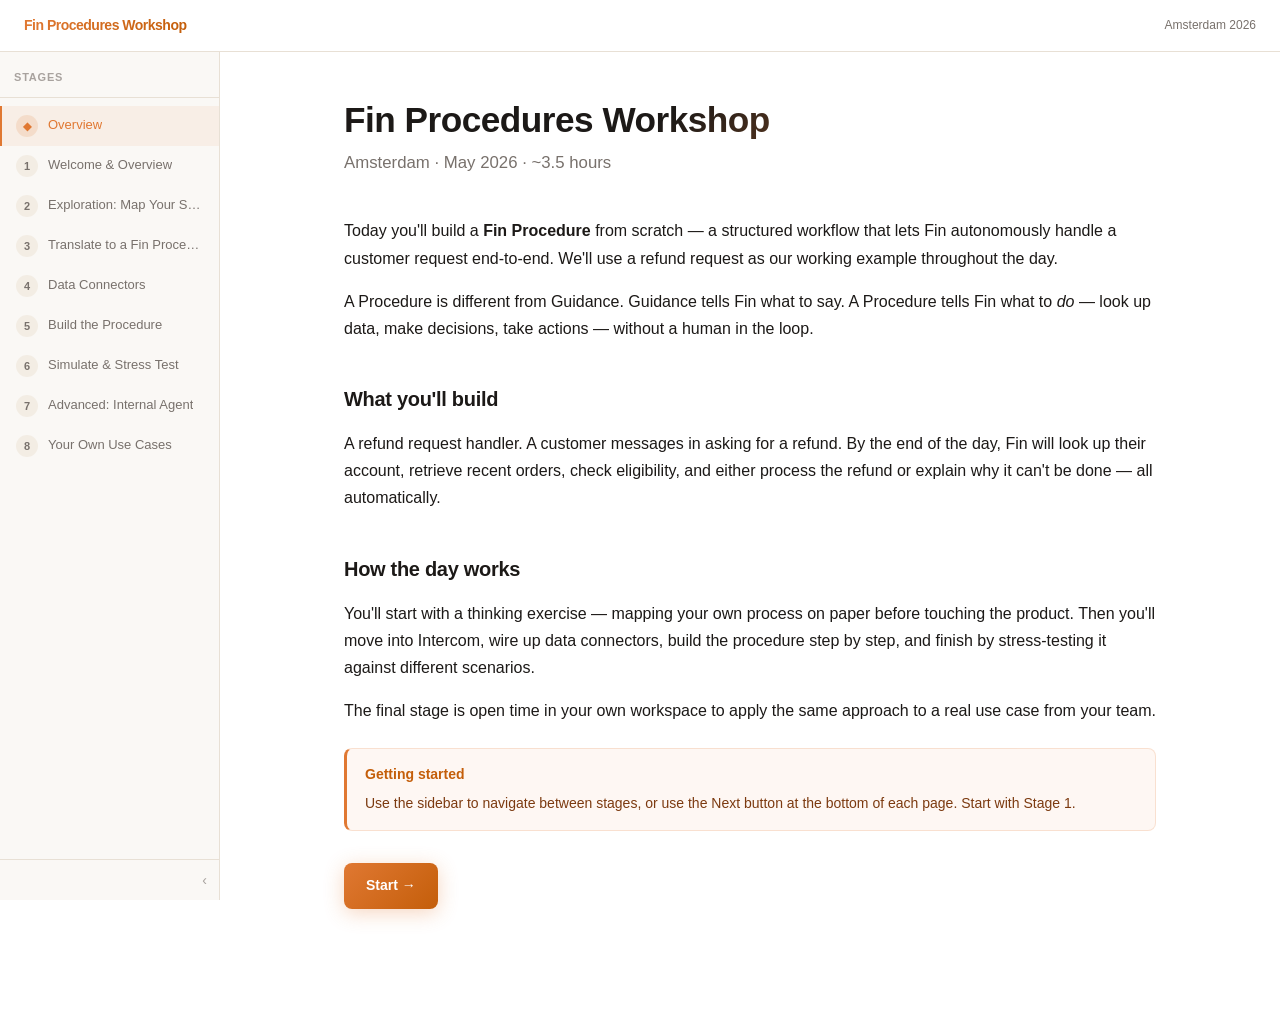
<file: index.html>
<!DOCTYPE html>
<html lang="en">
<head>
  <meta charset="UTF-8">
  <meta name="viewport" content="width=device-width, initial-scale=1.0">
  <title>Fin Procedures Workshop — Amsterdam 2026</title>
  <link rel="stylesheet" href="style.css">
</head>
<body>
  <header class="site-header">
    <span class="logo">Fin Procedures Workshop</span>
    <span class="stage-indicator">Amsterdam 2026</span>
  </header>

  <div class="layout">
    <aside class="sidebar" id="sidebar"></aside>
    <main class="main-content">
      <div class="container">
    <h1>Fin Procedures Workshop</h1>
    <p class="subtitle">Amsterdam · May 2026 · ~3.5 hours</p>

    <p>Today you'll build a <strong>Fin Procedure</strong> from scratch — a structured workflow that lets Fin autonomously handle a customer request end-to-end. We'll use a refund request as our working example throughout the day.</p>

    <p>A Procedure is different from Guidance. Guidance tells Fin what to say. A Procedure tells Fin what to <em>do</em> — look up data, make decisions, take actions — without a human in the loop.</p>

    <h2>What you'll build</h2>
    <p>A refund request handler. A customer messages in asking for a refund. By the end of the day, Fin will look up their account, retrieve recent orders, check eligibility, and either process the refund or explain why it can't be done — all automatically.</p>

    <h2>How the day works</h2>
    <p>You'll start with a thinking exercise — mapping your own process on paper before touching the product. Then you'll move into Intercom, wire up data connectors, build the procedure step by step, and finish by stress-testing it against different scenarios.</p>
    <p>The final stage is open time in your own workspace to apply the same approach to a real use case from your team.</p>

    <div class="callout callout--tip">
      <strong>Getting started</strong>
      Use the sidebar to navigate between stages, or use the Next button at the bottom of each page. Start with Stage 1.
    </div>

    <a href="stage-1-welcome.html" class="nav-btn nav-btn--next" style="display:inline-flex; margin-top: 8px;">Start →</a>
      </div>
    </main>
  </div>

  <script src="nav.js"></script>
  <script>renderSidebar('sidebar');</script>
</body>
</html>
</file>
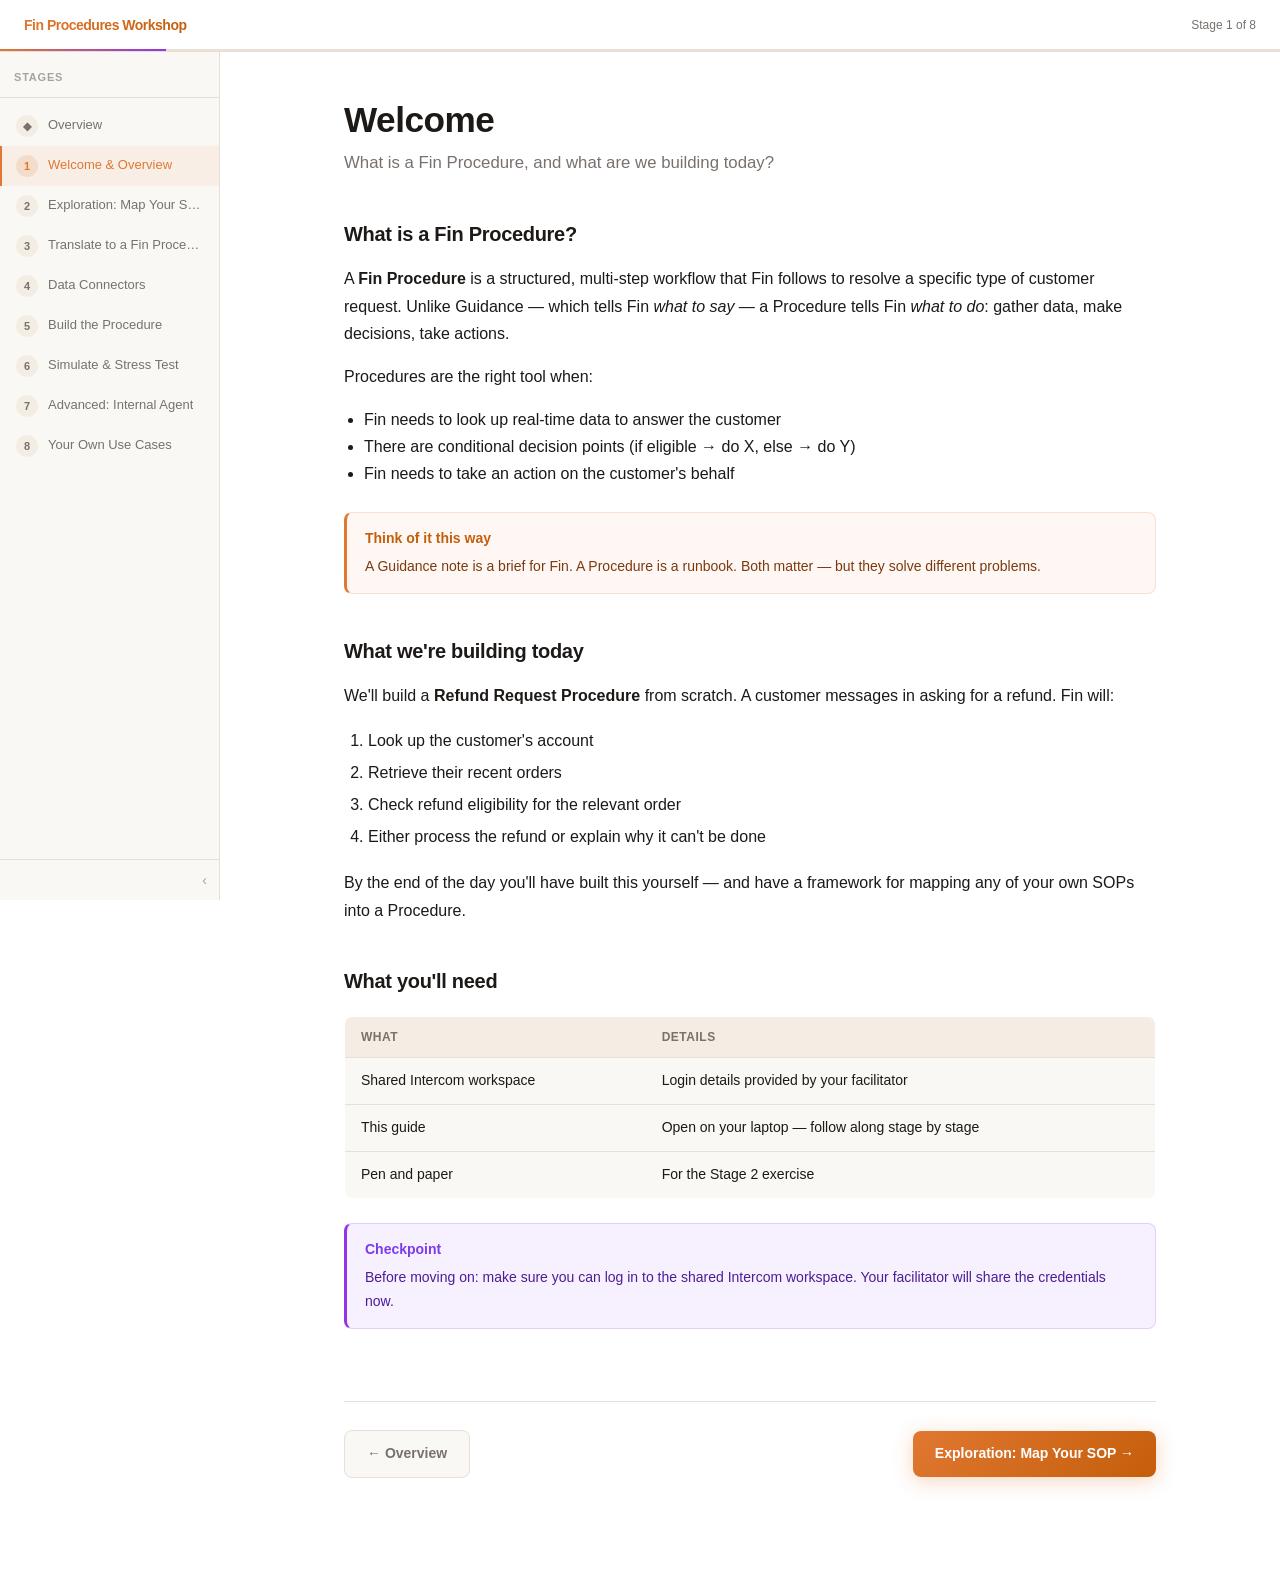
<file: stage-1-welcome.html>
<!DOCTYPE html>
<html lang="en">
<head>
  <meta charset="UTF-8">
  <meta name="viewport" content="width=device-width, initial-scale=1.0">
  <title>Stage 1: Welcome — Fin Procedures Workshop</title>
  <link rel="stylesheet" href="style.css">
</head>
<body class="stage--technical">
  <header class="site-header">
    <span class="logo">Fin Procedures Workshop</span>
    <span id="stage-indicator" class="stage-indicator"></span>
    <div class="progress"><div id="progress-fill" class="progress-fill"></div></div>
  </header>

  <div class="layout">
    <aside class="sidebar" id="sidebar"></aside>
    <main class="main-content">
      <div class="container">
    <h1>Welcome</h1>
    <p class="subtitle">What is a Fin Procedure, and what are we building today?</p>

    <h2>What is a Fin Procedure?</h2>
    <p>A <strong>Fin Procedure</strong> is a structured, multi-step workflow that Fin follows to resolve a specific type of customer request. Unlike Guidance — which tells Fin <em>what to say</em> — a Procedure tells Fin <em>what to do</em>: gather data, make decisions, take actions.</p>

    <p>Procedures are the right tool when:</p>
    <ul style="margin: 0 0 16px 20px;">
      <li>Fin needs to look up real-time data to answer the customer</li>
      <li>There are conditional decision points (if eligible → do X, else → do Y)</li>
      <li>Fin needs to take an action on the customer's behalf</li>
    </ul>

    <div class="callout callout--tip">
      <strong>Think of it this way</strong>
      A Guidance note is a brief for Fin. A Procedure is a runbook. Both matter — but they solve different problems.
    </div>

    <h2>What we're building today</h2>
    <p>We'll build a <strong>Refund Request Procedure</strong> from scratch. A customer messages in asking for a refund. Fin will:</p>

    <ol style="margin: 0 0 16px 24px; line-height: 2;">
      <li>Look up the customer's account</li>
      <li>Retrieve their recent orders</li>
      <li>Check refund eligibility for the relevant order</li>
      <li>Either process the refund or explain why it can't be done</li>
    </ol>

    <p>By the end of the day you'll have built this yourself — and have a framework for mapping any of your own SOPs into a Procedure.</p>

    <h2>What you'll need</h2>
    <table>
      <tr><th>What</th><th>Details</th></tr>
      <tr><td>Shared Intercom workspace</td><td>Login details provided by your facilitator</td></tr>
      <tr><td>This guide</td><td>Open on your laptop — follow along stage by stage</td></tr>
      <tr><td>Pen and paper</td><td>For the Stage 2 exercise</td></tr>
    </table>

    <div class="callout callout--check">
      <strong>Checkpoint</strong>
      Before moving on: make sure you can log in to the shared Intercom workspace. Your facilitator will share the credentials now.
    </div>

    <nav class="stage-nav" id="stage-nav"></nav>
      </div>
    </main>
  </div>

  <script src="nav.js"></script>
  <script>
    renderSidebar('sidebar');
    renderNav('stage-nav');
    renderProgress('progress-fill');
    renderStageIndicator('stage-indicator');
  </script>
</body>
</html>
</file>
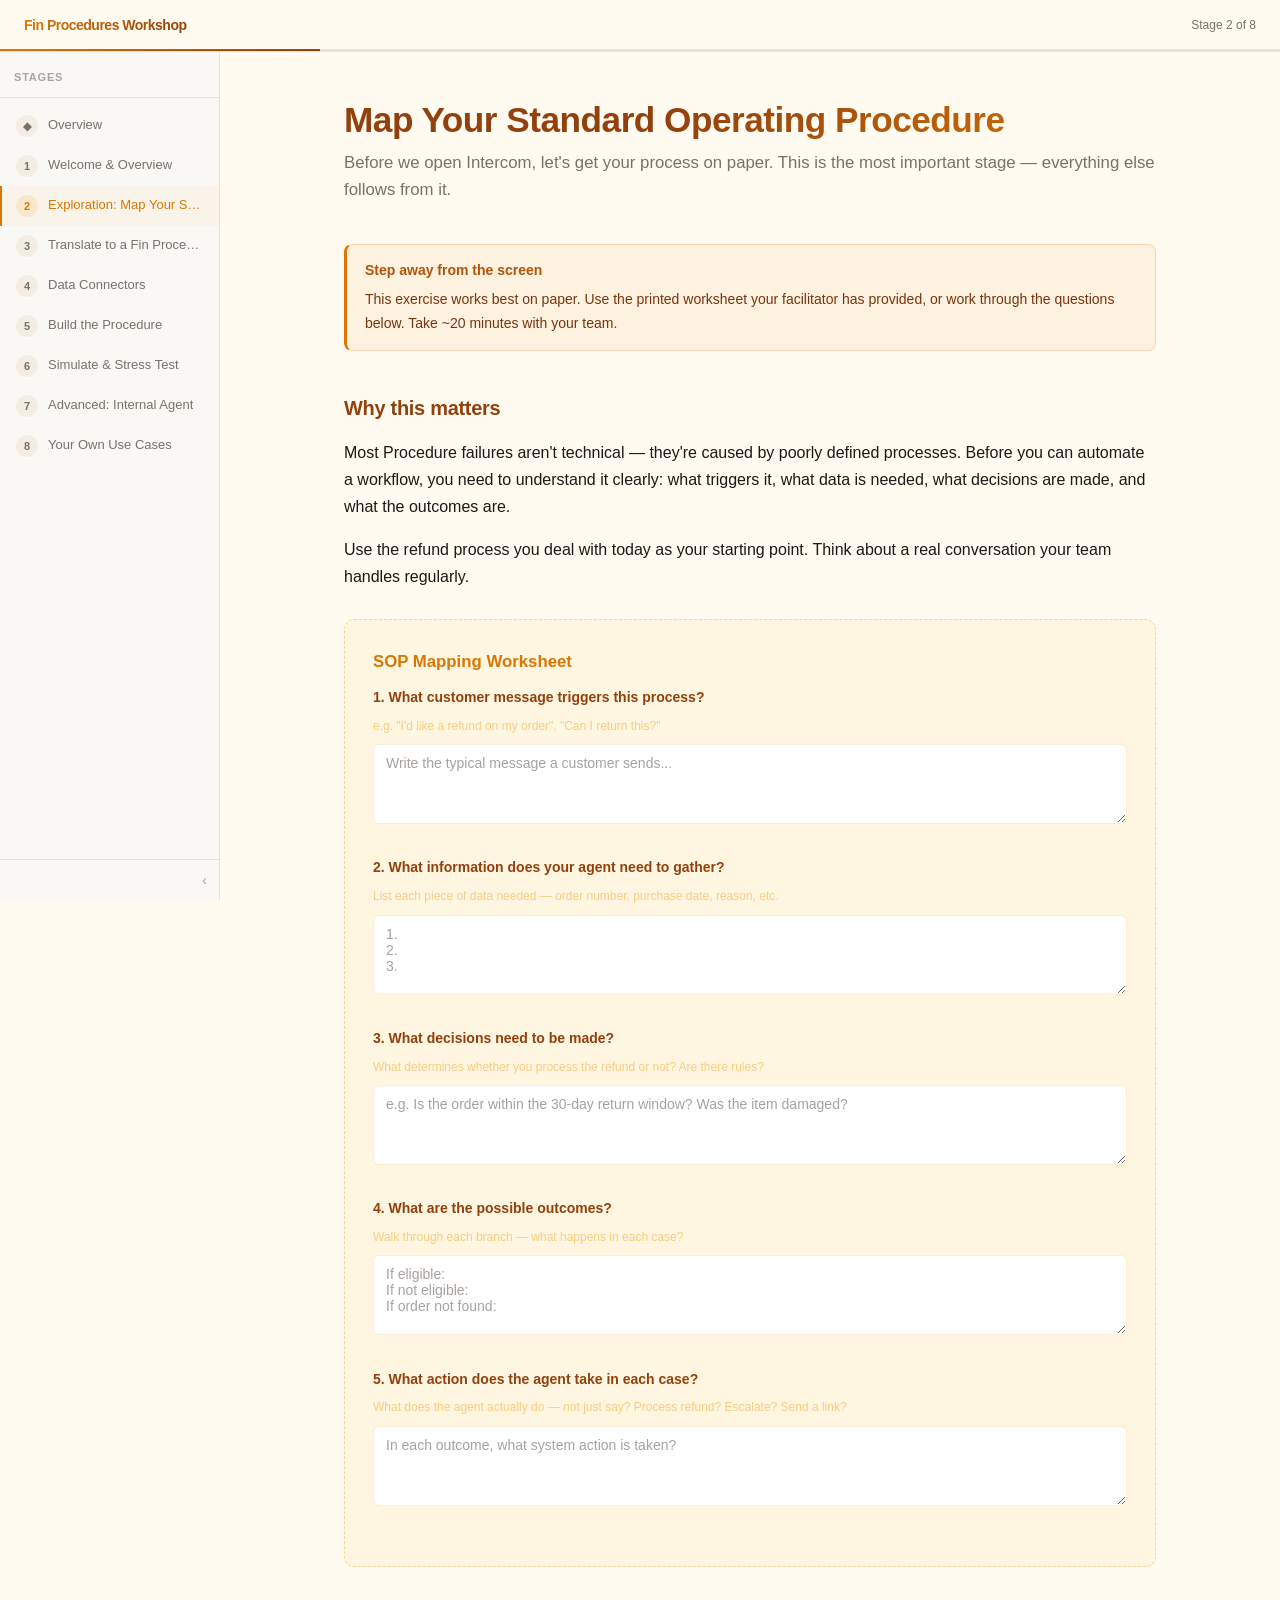
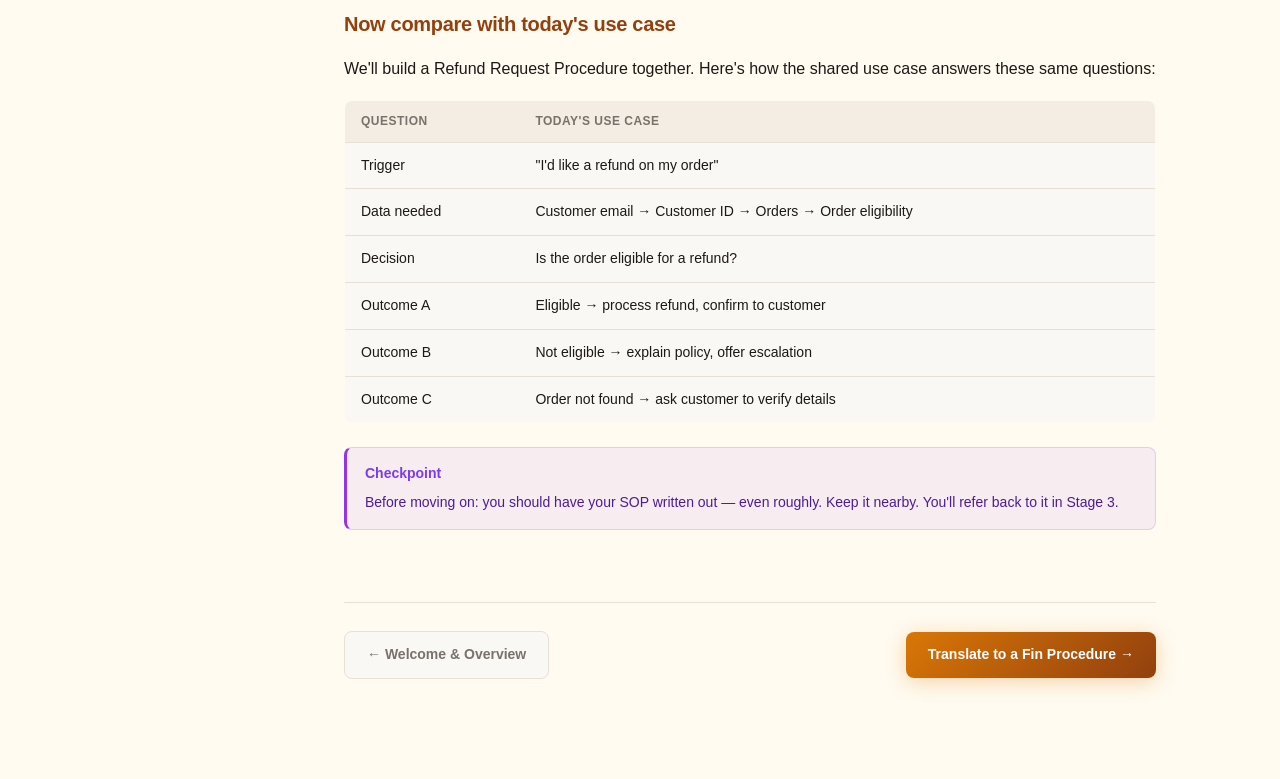
<file: stage-2-exploration.html>
<!DOCTYPE html>
<html lang="en">
<head>
  <meta charset="UTF-8">
  <meta name="viewport" content="width=device-width, initial-scale=1.0">
  <title>Stage 2: Exploration — Fin Procedures Workshop</title>
  <link rel="stylesheet" href="style.css">
</head>
<body class="stage--explore">
  <header class="site-header">
    <span class="logo">Fin Procedures Workshop</span>
    <span id="stage-indicator" class="stage-indicator"></span>
    <div class="progress"><div id="progress-fill" class="progress-fill"></div></div>
  </header>

  <div class="layout">
    <aside class="sidebar" id="sidebar"></aside>
    <main class="main-content">
      <div class="container">
    <h1>Map Your Standard Operating Procedure</h1>
    <p class="subtitle">Before we open Intercom, let's get your process on paper. This is the most important stage — everything else follows from it.</p>

    <div class="callout callout--warn">
      <strong>Step away from the screen</strong>
      This exercise works best on paper. Use the printed worksheet your facilitator has provided, or work through the questions below. Take ~20 minutes with your team.
    </div>

    <h2>Why this matters</h2>
    <p>Most Procedure failures aren't technical — they're caused by poorly defined processes. Before you can automate a workflow, you need to understand it clearly: what triggers it, what data is needed, what decisions are made, and what the outcomes are.</p>

    <p>Use the refund process you deal with today as your starting point. Think about a real conversation your team handles regularly.</p>

    <div class="worksheet">
      <h3>SOP Mapping Worksheet</h3>

      <div class="worksheet-field">
        <label for="field-trigger">1. What customer message triggers this process?</label>
        <div class="hint">e.g. "I'd like a refund on my order", "Can I return this?"</div>
        <textarea id="field-trigger" placeholder="Write the typical message a customer sends..."></textarea>
      </div>

      <div class="worksheet-field">
        <label for="field-data">2. What information does your agent need to gather?</label>
        <div class="hint">List each piece of data needed — order number, purchase date, reason, etc.</div>
        <textarea id="field-data" placeholder="1. &#10;2. &#10;3. "></textarea>
      </div>

      <div class="worksheet-field">
        <label for="field-decisions">3. What decisions need to be made?</label>
        <div class="hint">What determines whether you process the refund or not? Are there rules?</div>
        <textarea id="field-decisions" placeholder="e.g. Is the order within the 30-day return window? Was the item damaged?"></textarea>
      </div>

      <div class="worksheet-field">
        <label for="field-outcomes">4. What are the possible outcomes?</label>
        <div class="hint">Walk through each branch — what happens in each case?</div>
        <textarea id="field-outcomes" placeholder="If eligible: &#10;If not eligible: &#10;If order not found: "></textarea>
      </div>

      <div class="worksheet-field">
        <label for="field-actions">5. What action does the agent take in each case?</label>
        <div class="hint">What does the agent actually do — not just say? Process refund? Escalate? Send a link?</div>
        <textarea id="field-actions" placeholder="In each outcome, what system action is taken?"></textarea>
      </div>
    </div>

    <h2>Now compare with today's use case</h2>
    <p>We'll build a Refund Request Procedure together. Here's how the shared use case answers these same questions:</p>

    <table>
      <tr><th>Question</th><th>Today's use case</th></tr>
      <tr><td>Trigger</td><td>"I'd like a refund on my order"</td></tr>
      <tr><td>Data needed</td><td>Customer email → Customer ID → Orders → Order eligibility</td></tr>
      <tr><td>Decision</td><td>Is the order eligible for a refund?</td></tr>
      <tr><td>Outcome A</td><td>Eligible → process refund, confirm to customer</td></tr>
      <tr><td>Outcome B</td><td>Not eligible → explain policy, offer escalation</td></tr>
      <tr><td>Outcome C</td><td>Order not found → ask customer to verify details</td></tr>
    </table>

    <div class="callout callout--check">
      <strong>Checkpoint</strong>
      Before moving on: you should have your SOP written out — even roughly. Keep it nearby. You'll refer back to it in Stage 3.
    </div>

    <nav class="stage-nav" id="stage-nav"></nav>
      </div>
    </main>
  </div>

  <script src="nav.js"></script>
  <script>
    renderSidebar('sidebar');
    renderNav('stage-nav');
    renderProgress('progress-fill');
    renderStageIndicator('stage-indicator');
  </script>
</body>
</html>
</file>
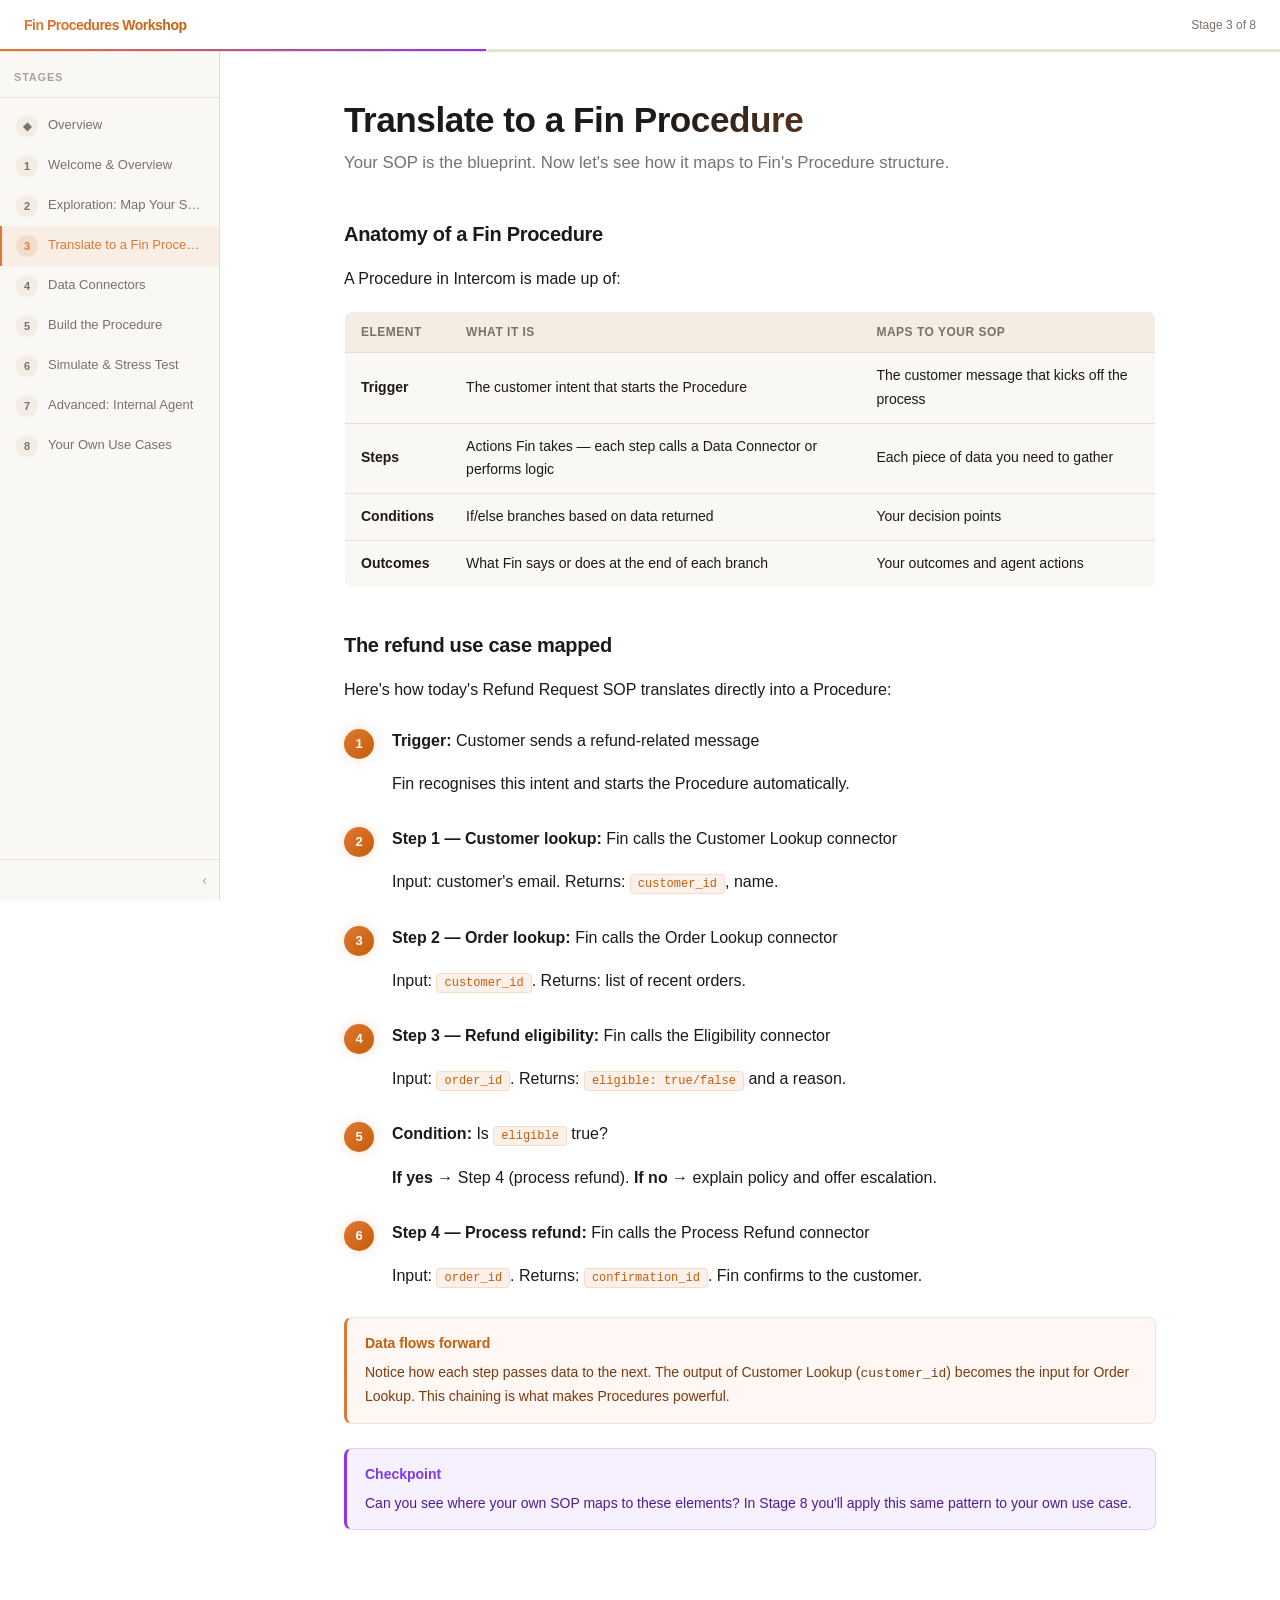
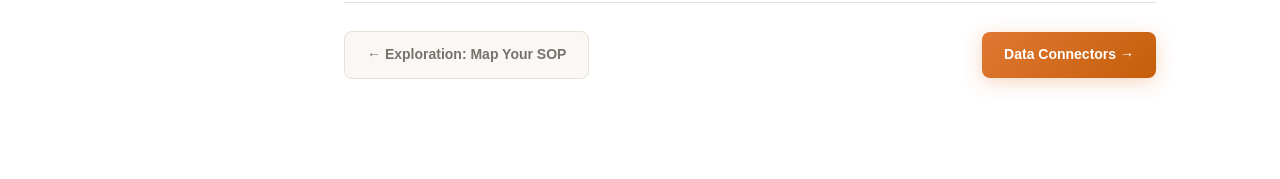
<file: stage-3-translate.html>
<!DOCTYPE html>
<html lang="en">
<head>
  <meta charset="UTF-8">
  <meta name="viewport" content="width=device-width, initial-scale=1.0">
  <title>Stage 3: Translate — Fin Procedures Workshop</title>
  <link rel="stylesheet" href="style.css">
</head>
<body class="stage--technical">
  <header class="site-header">
    <span class="logo">Fin Procedures Workshop</span>
    <span id="stage-indicator" class="stage-indicator"></span>
    <div class="progress"><div id="progress-fill" class="progress-fill"></div></div>
  </header>

  <div class="layout">
    <aside class="sidebar" id="sidebar"></aside>
    <main class="main-content">
      <div class="container">
    <h1>Translate to a Fin Procedure</h1>
    <p class="subtitle">Your SOP is the blueprint. Now let's see how it maps to Fin's Procedure structure.</p>

    <h2>Anatomy of a Fin Procedure</h2>
    <p>A Procedure in Intercom is made up of:</p>

    <table>
      <tr><th>Element</th><th>What it is</th><th>Maps to your SOP</th></tr>
      <tr><td><strong>Trigger</strong></td><td>The customer intent that starts the Procedure</td><td>The customer message that kicks off the process</td></tr>
      <tr><td><strong>Steps</strong></td><td>Actions Fin takes — each step calls a Data Connector or performs logic</td><td>Each piece of data you need to gather</td></tr>
      <tr><td><strong>Conditions</strong></td><td>If/else branches based on data returned</td><td>Your decision points</td></tr>
      <tr><td><strong>Outcomes</strong></td><td>What Fin says or does at the end of each branch</td><td>Your outcomes and agent actions</td></tr>
    </table>

    <h2>The refund use case mapped</h2>
    <p>Here's how today's Refund Request SOP translates directly into a Procedure:</p>

    <ol class="steps">
      <li>
        <div class="step-body">
          <p><strong>Trigger:</strong> Customer sends a refund-related message</p>
          <p>Fin recognises this intent and starts the Procedure automatically.</p>
        </div>
      </li>
      <li>
        <div class="step-body">
          <p><strong>Step 1 — Customer lookup:</strong> Fin calls the Customer Lookup connector</p>
          <p>Input: customer's email. Returns: <code>customer_id</code>, name.</p>
        </div>
      </li>
      <li>
        <div class="step-body">
          <p><strong>Step 2 — Order lookup:</strong> Fin calls the Order Lookup connector</p>
          <p>Input: <code>customer_id</code>. Returns: list of recent orders.</p>
        </div>
      </li>
      <li>
        <div class="step-body">
          <p><strong>Step 3 — Refund eligibility:</strong> Fin calls the Eligibility connector</p>
          <p>Input: <code>order_id</code>. Returns: <code>eligible: true/false</code> and a reason.</p>
        </div>
      </li>
      <li>
        <div class="step-body">
          <p><strong>Condition:</strong> Is <code>eligible</code> true?</p>
          <p><strong>If yes →</strong> Step 4 (process refund). <strong>If no →</strong> explain policy and offer escalation.</p>
        </div>
      </li>
      <li>
        <div class="step-body">
          <p><strong>Step 4 — Process refund:</strong> Fin calls the Process Refund connector</p>
          <p>Input: <code>order_id</code>. Returns: <code>confirmation_id</code>. Fin confirms to the customer.</p>
        </div>
      </li>
    </ol>

    <div class="callout callout--tip">
      <strong>Data flows forward</strong>
      Notice how each step passes data to the next. The output of Customer Lookup (<code>customer_id</code>) becomes the input for Order Lookup. This chaining is what makes Procedures powerful.
    </div>

    <div class="callout callout--check">
      <strong>Checkpoint</strong>
      Can you see where your own SOP maps to these elements? In Stage 8 you'll apply this same pattern to your own use case.
    </div>

    <nav class="stage-nav" id="stage-nav"></nav>
      </div>
    </main>
  </div>

  <script src="nav.js"></script>
  <script>
    renderSidebar('sidebar');
    renderNav('stage-nav');
    renderProgress('progress-fill');
    renderStageIndicator('stage-indicator');
  </script>
</body>
</html>
</file>
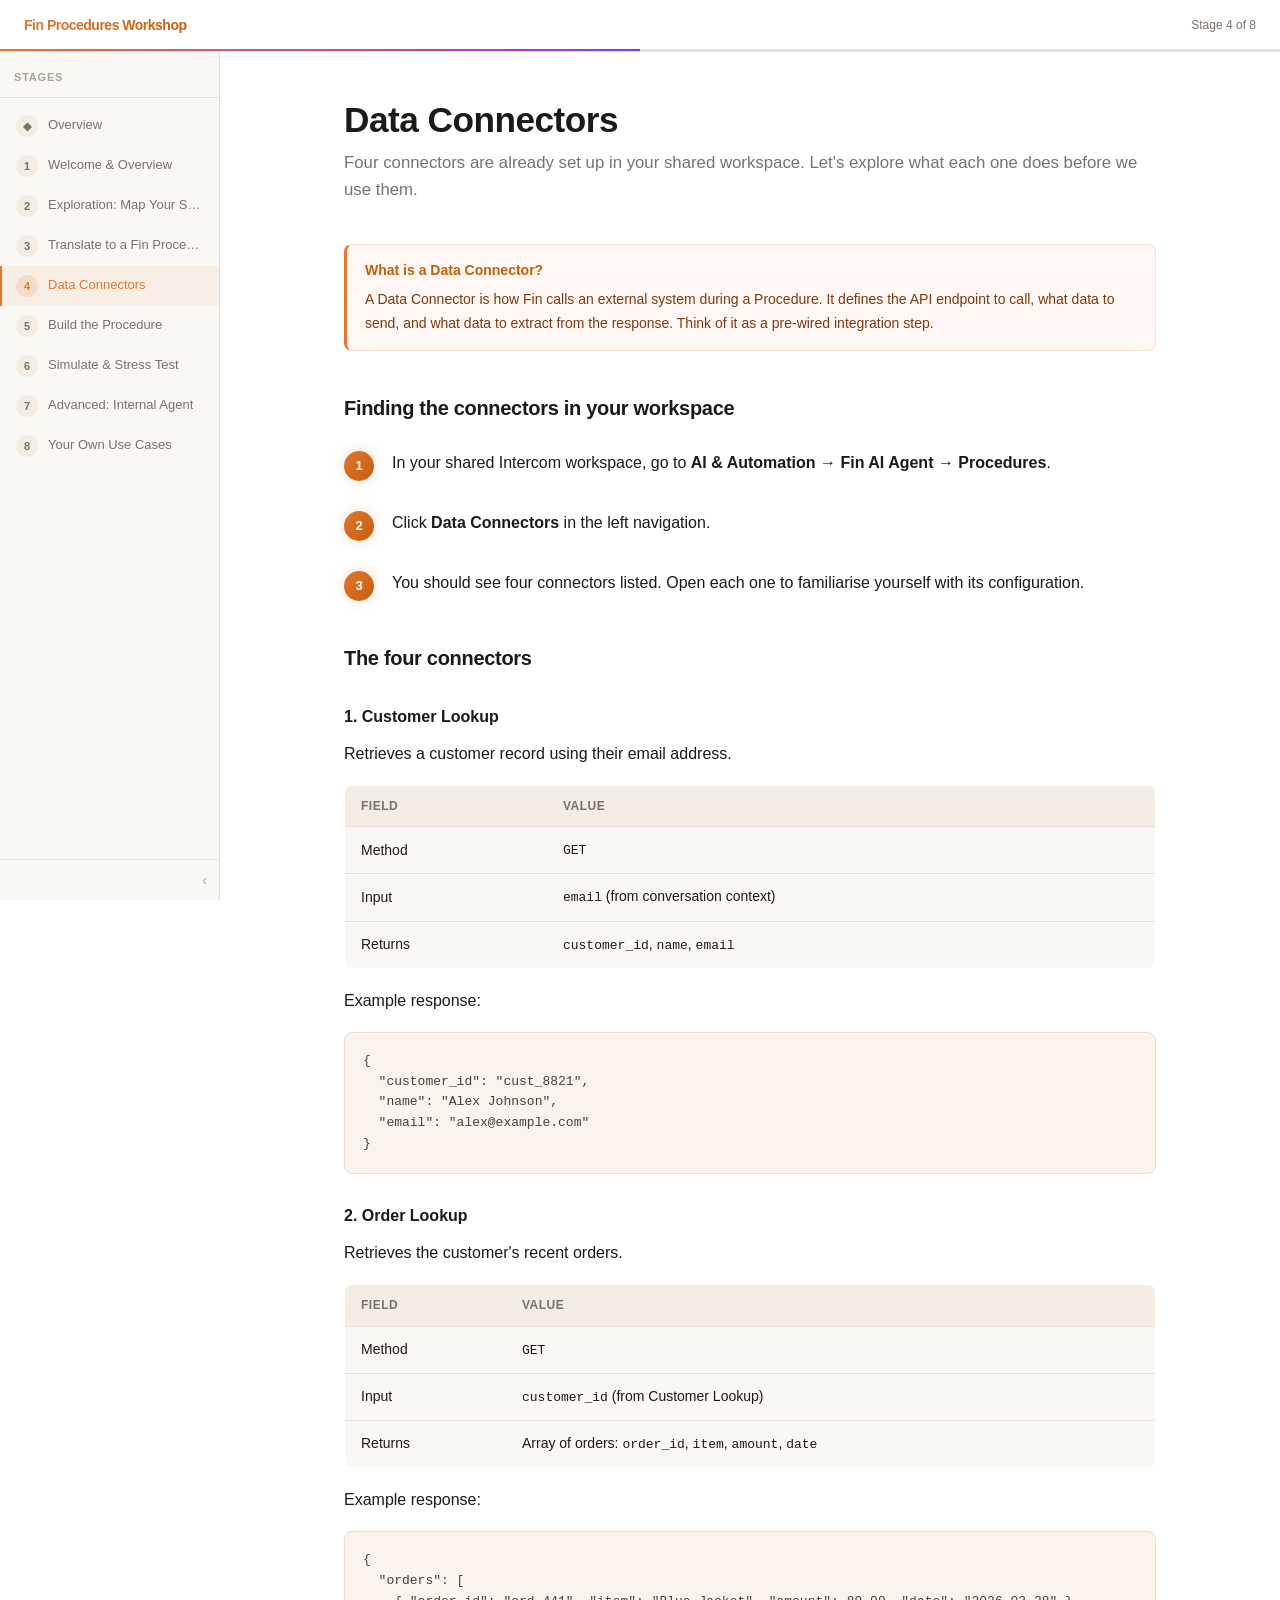
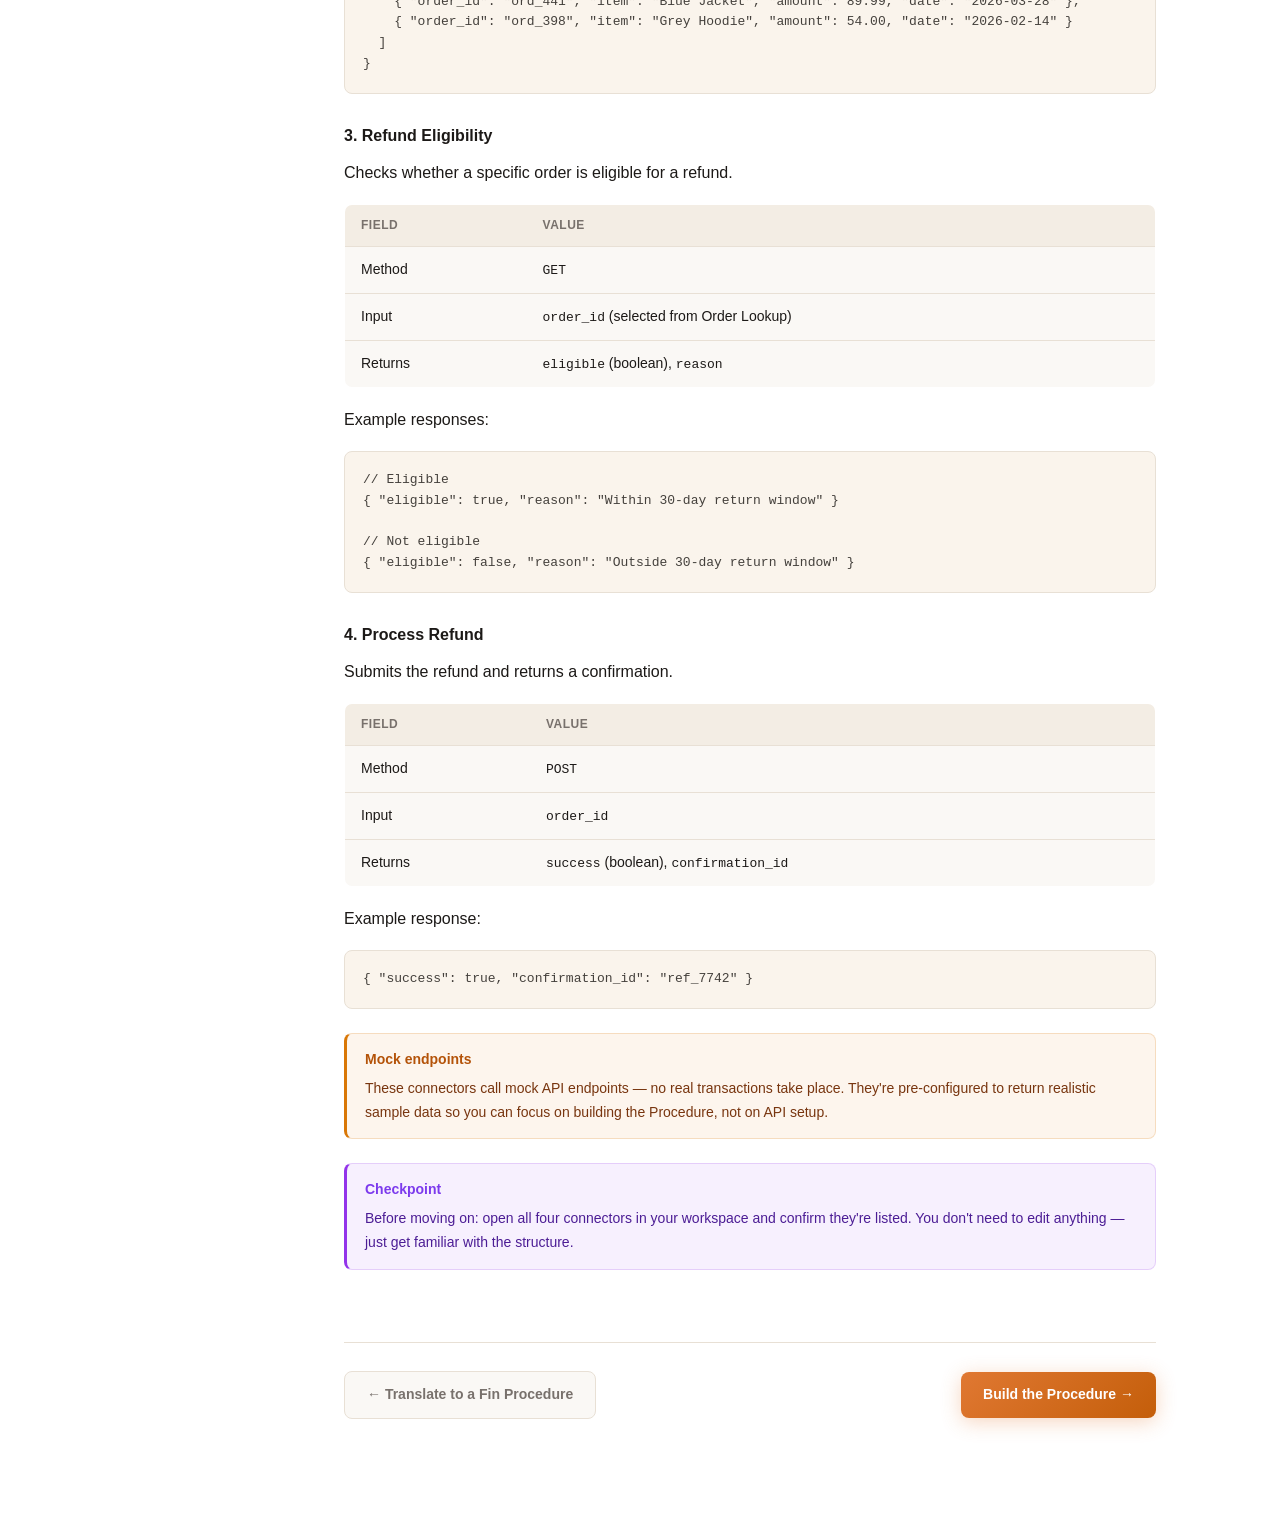
<file: stage-4-connectors.html>
<!DOCTYPE html>
<html lang="en">
<head>
  <meta charset="UTF-8">
  <meta name="viewport" content="width=device-width, initial-scale=1.0">
  <title>Stage 4: Data Connectors — Fin Procedures Workshop</title>
  <link rel="stylesheet" href="style.css">
</head>
<body class="stage--technical">
  <header class="site-header">
    <span class="logo">Fin Procedures Workshop</span>
    <span id="stage-indicator" class="stage-indicator"></span>
    <div class="progress"><div id="progress-fill" class="progress-fill"></div></div>
  </header>

  <div class="layout">
    <aside class="sidebar" id="sidebar"></aside>
    <main class="main-content">
      <div class="container">
    <h1>Data Connectors</h1>
    <p class="subtitle">Four connectors are already set up in your shared workspace. Let's explore what each one does before we use them.</p>

    <div class="callout callout--tip">
      <strong>What is a Data Connector?</strong>
      A Data Connector is how Fin calls an external system during a Procedure. It defines the API endpoint to call, what data to send, and what data to extract from the response. Think of it as a pre-wired integration step.
    </div>

    <h2>Finding the connectors in your workspace</h2>
    <ol class="steps">
      <li><div class="step-body"><p>In your shared Intercom workspace, go to <strong>AI &amp; Automation → Fin AI Agent → Procedures</strong>.</p></div></li>
      <li><div class="step-body"><p>Click <strong>Data Connectors</strong> in the left navigation.</p></div></li>
      <li><div class="step-body"><p>You should see four connectors listed. Open each one to familiarise yourself with its configuration.</p></div></li>
    </ol>

    <h2>The four connectors</h2>

    <h3>1. Customer Lookup</h3>
    <p>Retrieves a customer record using their email address.</p>
    <table>
      <tr><th>Field</th><th>Value</th></tr>
      <tr><td>Method</td><td><code>GET</code></td></tr>
      <tr><td>Input</td><td><code>email</code> (from conversation context)</td></tr>
      <tr><td>Returns</td><td><code>customer_id</code>, <code>name</code>, <code>email</code></td></tr>
    </table>
    <p>Example response:</p>
    <pre><code>{
  "customer_id": "cust_8821",
  "name": "Alex Johnson",
  "email": "alex@example.com"
}</code></pre>

    <h3>2. Order Lookup</h3>
    <p>Retrieves the customer's recent orders.</p>
    <table>
      <tr><th>Field</th><th>Value</th></tr>
      <tr><td>Method</td><td><code>GET</code></td></tr>
      <tr><td>Input</td><td><code>customer_id</code> (from Customer Lookup)</td></tr>
      <tr><td>Returns</td><td>Array of orders: <code>order_id</code>, <code>item</code>, <code>amount</code>, <code>date</code></td></tr>
    </table>
    <p>Example response:</p>
    <pre><code>{
  "orders": [
    { "order_id": "ord_441", "item": "Blue Jacket", "amount": 89.99, "date": "2026-03-28" },
    { "order_id": "ord_398", "item": "Grey Hoodie", "amount": 54.00, "date": "2026-02-14" }
  ]
}</code></pre>

    <h3>3. Refund Eligibility</h3>
    <p>Checks whether a specific order is eligible for a refund.</p>
    <table>
      <tr><th>Field</th><th>Value</th></tr>
      <tr><td>Method</td><td><code>GET</code></td></tr>
      <tr><td>Input</td><td><code>order_id</code> (selected from Order Lookup)</td></tr>
      <tr><td>Returns</td><td><code>eligible</code> (boolean), <code>reason</code></td></tr>
    </table>
    <p>Example responses:</p>
    <pre><code>// Eligible
{ "eligible": true, "reason": "Within 30-day return window" }

// Not eligible
{ "eligible": false, "reason": "Outside 30-day return window" }</code></pre>

    <h3>4. Process Refund</h3>
    <p>Submits the refund and returns a confirmation.</p>
    <table>
      <tr><th>Field</th><th>Value</th></tr>
      <tr><td>Method</td><td><code>POST</code></td></tr>
      <tr><td>Input</td><td><code>order_id</code></td></tr>
      <tr><td>Returns</td><td><code>success</code> (boolean), <code>confirmation_id</code></td></tr>
    </table>
    <p>Example response:</p>
    <pre><code>{ "success": true, "confirmation_id": "ref_7742" }</code></pre>

    <div class="callout callout--warn">
      <strong>Mock endpoints</strong>
      These connectors call mock API endpoints — no real transactions take place. They're pre-configured to return realistic sample data so you can focus on building the Procedure, not on API setup.
    </div>

    <div class="callout callout--check">
      <strong>Checkpoint</strong>
      Before moving on: open all four connectors in your workspace and confirm they're listed. You don't need to edit anything — just get familiar with the structure.
    </div>

    <nav class="stage-nav" id="stage-nav"></nav>
      </div>
    </main>
  </div>

  <script src="nav.js"></script>
  <script>
    renderSidebar('sidebar');
    renderNav('stage-nav');
    renderProgress('progress-fill');
    renderStageIndicator('stage-indicator');
  </script>
</body>
</html>
</file>
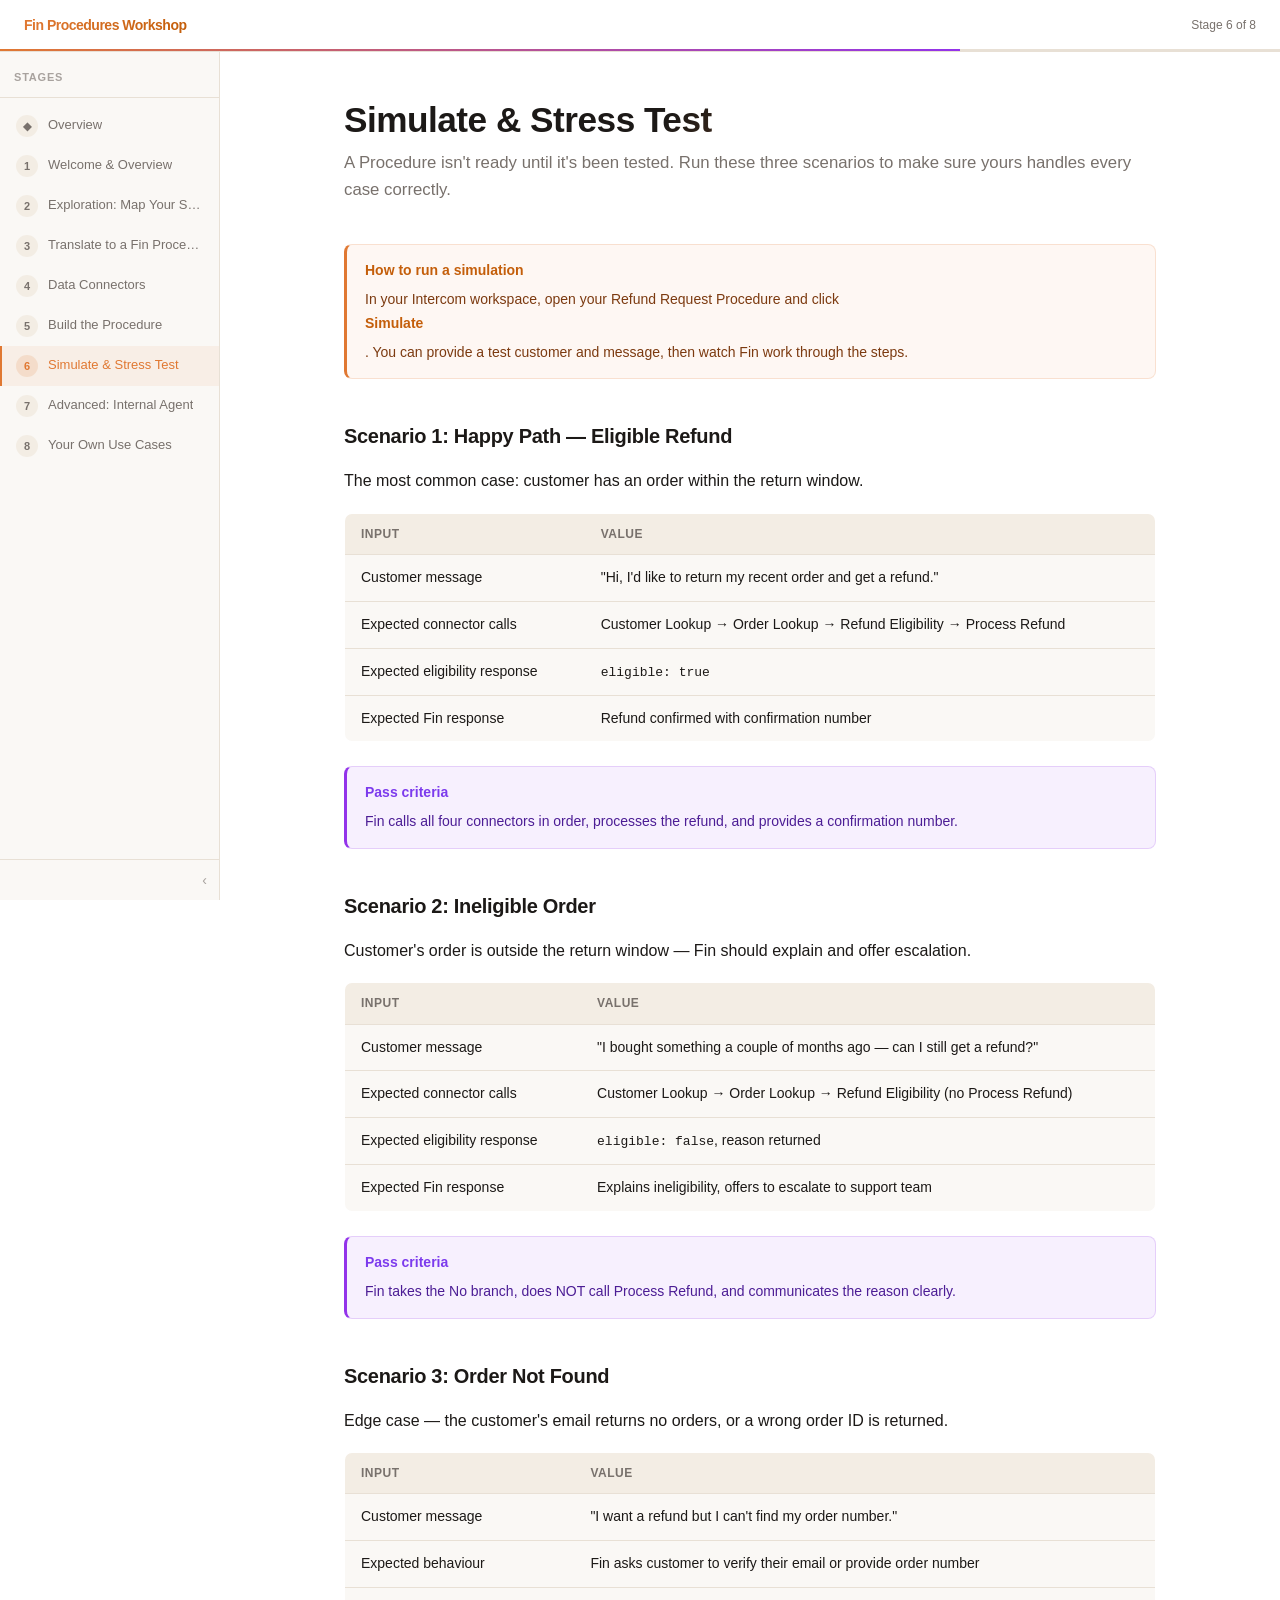
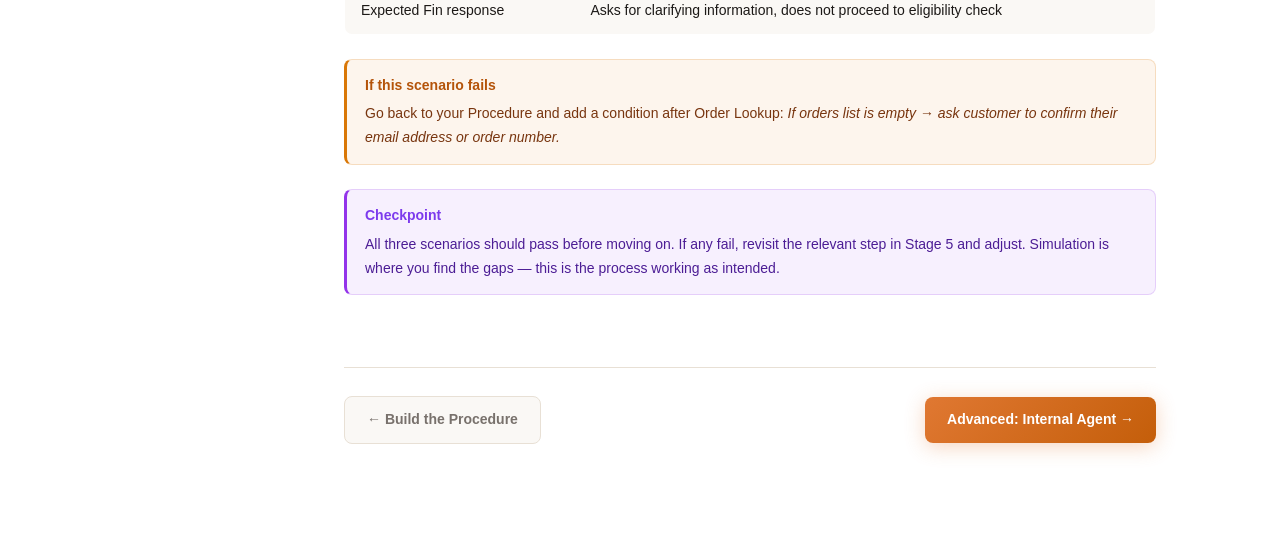
<file: stage-6-simulate.html>
<!DOCTYPE html>
<html lang="en">
<head>
  <meta charset="UTF-8">
  <meta name="viewport" content="width=device-width, initial-scale=1.0">
  <title>Stage 6: Simulate — Fin Procedures Workshop</title>
  <link rel="stylesheet" href="style.css">
</head>
<body class="stage--technical">
  <header class="site-header">
    <span class="logo">Fin Procedures Workshop</span>
    <span id="stage-indicator" class="stage-indicator"></span>
    <div class="progress"><div id="progress-fill" class="progress-fill"></div></div>
  </header>

  <div class="layout">
    <aside class="sidebar" id="sidebar"></aside>
    <main class="main-content">
      <div class="container">
    <h1>Simulate &amp; Stress Test</h1>
    <p class="subtitle">A Procedure isn't ready until it's been tested. Run these three scenarios to make sure yours handles every case correctly.</p>

    <div class="callout callout--tip">
      <strong>How to run a simulation</strong>
      In your Intercom workspace, open your Refund Request Procedure and click <strong>Simulate</strong>. You can provide a test customer and message, then watch Fin work through the steps.
    </div>

    <h2>Scenario 1: Happy Path — Eligible Refund</h2>
    <p>The most common case: customer has an order within the return window.</p>

    <table>
      <tr><th>Input</th><th>Value</th></tr>
      <tr><td>Customer message</td><td>"Hi, I'd like to return my recent order and get a refund."</td></tr>
      <tr><td>Expected connector calls</td><td>Customer Lookup → Order Lookup → Refund Eligibility → Process Refund</td></tr>
      <tr><td>Expected eligibility response</td><td><code>eligible: true</code></td></tr>
      <tr><td>Expected Fin response</td><td>Refund confirmed with confirmation number</td></tr>
    </table>

    <div class="callout callout--check">
      <strong>Pass criteria</strong>
      Fin calls all four connectors in order, processes the refund, and provides a confirmation number.
    </div>

    <h2>Scenario 2: Ineligible Order</h2>
    <p>Customer's order is outside the return window — Fin should explain and offer escalation.</p>

    <table>
      <tr><th>Input</th><th>Value</th></tr>
      <tr><td>Customer message</td><td>"I bought something a couple of months ago — can I still get a refund?"</td></tr>
      <tr><td>Expected connector calls</td><td>Customer Lookup → Order Lookup → Refund Eligibility (no Process Refund)</td></tr>
      <tr><td>Expected eligibility response</td><td><code>eligible: false</code>, reason returned</td></tr>
      <tr><td>Expected Fin response</td><td>Explains ineligibility, offers to escalate to support team</td></tr>
    </table>

    <div class="callout callout--check">
      <strong>Pass criteria</strong>
      Fin takes the No branch, does NOT call Process Refund, and communicates the reason clearly.
    </div>

    <h2>Scenario 3: Order Not Found</h2>
    <p>Edge case — the customer's email returns no orders, or a wrong order ID is returned.</p>

    <table>
      <tr><th>Input</th><th>Value</th></tr>
      <tr><td>Customer message</td><td>"I want a refund but I can't find my order number."</td></tr>
      <tr><td>Expected behaviour</td><td>Fin asks customer to verify their email or provide order number</td></tr>
      <tr><td>Expected Fin response</td><td>Asks for clarifying information, does not proceed to eligibility check</td></tr>
    </table>

    <div class="callout callout--warn">
      <strong>If this scenario fails</strong>
      Go back to your Procedure and add a condition after Order Lookup: <em>If orders list is empty → ask customer to confirm their email address or order number.</em>
    </div>

    <div class="callout callout--check">
      <strong>Checkpoint</strong>
      All three scenarios should pass before moving on. If any fail, revisit the relevant step in Stage 5 and adjust. Simulation is where you find the gaps — this is the process working as intended.
    </div>

    <nav class="stage-nav" id="stage-nav"></nav>
      </div>
    </main>
  </div>

  <script src="nav.js"></script>
  <script>
    renderSidebar('sidebar');
    renderNav('stage-nav');
    renderProgress('progress-fill');
    renderStageIndicator('stage-indicator');
  </script>
</body>
</html>
</file>
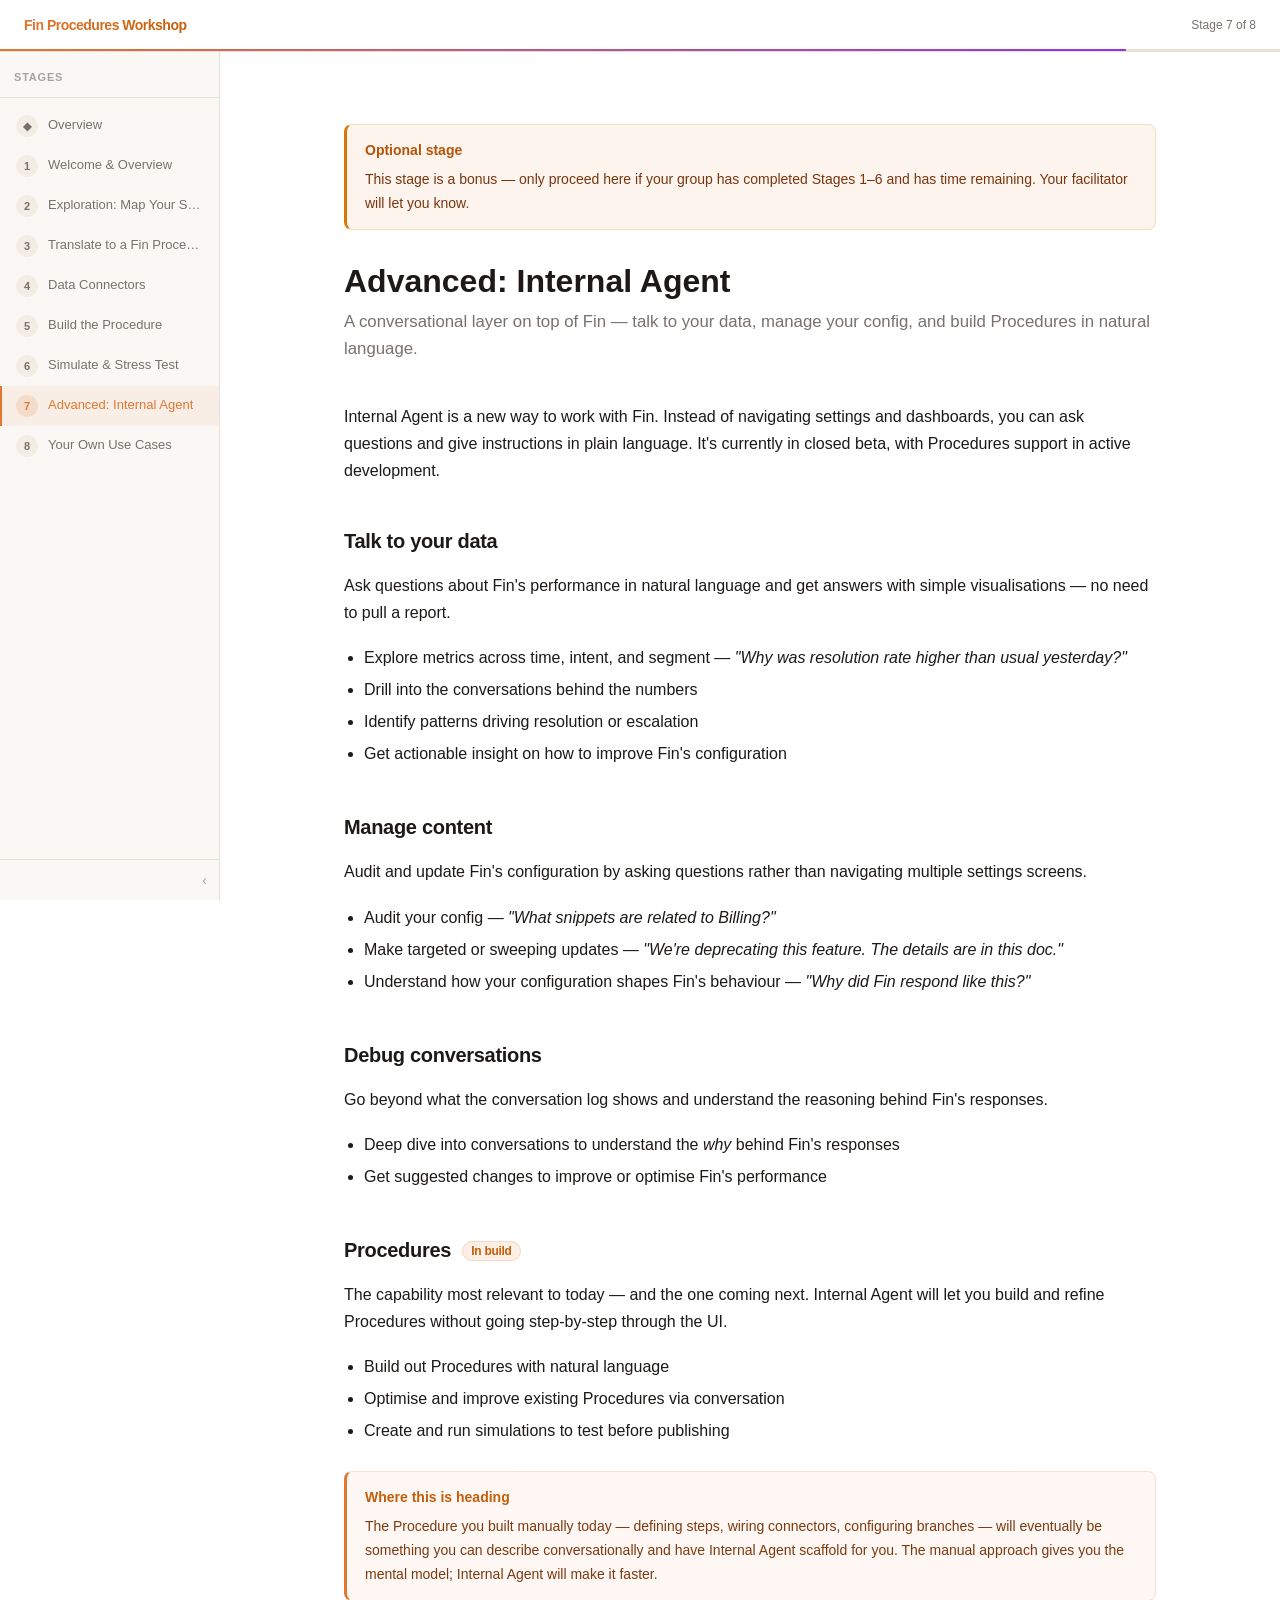
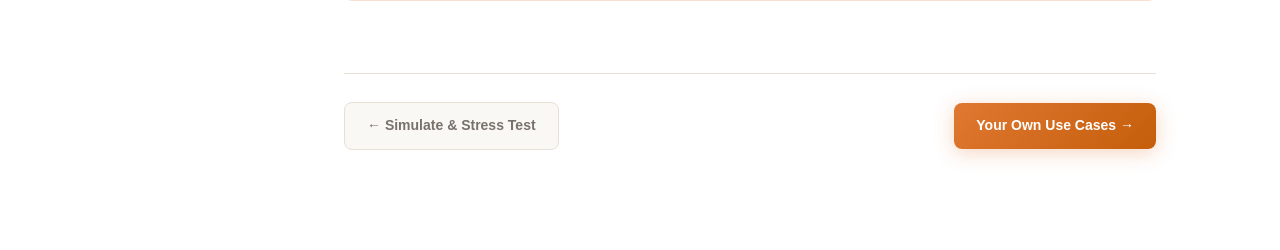
<file: stage-7-internal-agent.html>
<!DOCTYPE html>
<html lang="en">
<head>
  <meta charset="UTF-8">
  <meta name="viewport" content="width=device-width, initial-scale=1.0">
  <title>Stage 7: Internal Agent — Fin Procedures Workshop</title>
  <link rel="stylesheet" href="style.css">
</head>
<body class="stage--technical">
  <header class="site-header">
    <span class="logo">Fin Procedures Workshop</span>
    <span id="stage-indicator" class="stage-indicator"></span>
    <div class="progress"><div id="progress-fill" class="progress-fill"></div></div>
  </header>

  <div class="layout">
    <aside class="sidebar" id="sidebar"></aside>
    <main class="main-content">
      <div class="container">
    <div class="callout callout--warn">
      <strong>Optional stage</strong>
      This stage is a bonus — only proceed here if your group has completed Stages 1–6 and has time remaining. Your facilitator will let you know.
    </div>

    <h1>Advanced: Internal Agent</h1>
    <p class="subtitle">A conversational layer on top of Fin — talk to your data, manage your config, and build Procedures in natural language.</p>

    <p>Internal Agent is a new way to work with Fin. Instead of navigating settings and dashboards, you can ask questions and give instructions in plain language. It's currently in closed beta, with Procedures support in active development.</p>

    <h2>Talk to your data</h2>
    <p>Ask questions about Fin's performance in natural language and get answers with simple visualisations — no need to pull a report.</p>
    <ul style="margin: 0 0 16px 20px; line-height: 2;">
      <li>Explore metrics across time, intent, and segment — <em>"Why was resolution rate higher than usual yesterday?"</em></li>
      <li>Drill into the conversations behind the numbers</li>
      <li>Identify patterns driving resolution or escalation</li>
      <li>Get actionable insight on how to improve Fin's configuration</li>
    </ul>

    <h2>Manage content</h2>
    <p>Audit and update Fin's configuration by asking questions rather than navigating multiple settings screens.</p>
    <ul style="margin: 0 0 16px 20px; line-height: 2;">
      <li>Audit your config — <em>"What snippets are related to Billing?"</em></li>
      <li>Make targeted or sweeping updates — <em>"We're deprecating this feature. The details are in this doc."</em></li>
      <li>Understand how your configuration shapes Fin's behaviour — <em>"Why did Fin respond like this?"</em></li>
    </ul>

    <h2>Debug conversations</h2>
    <p>Go beyond what the conversation log shows and understand the reasoning behind Fin's responses.</p>
    <ul style="margin: 0 0 16px 20px; line-height: 2;">
      <li>Deep dive into conversations to understand the <em>why</em> behind Fin's responses</li>
      <li>Get suggested changes to improve or optimise Fin's performance</li>
    </ul>

    <h2>Procedures <span style="font-size: 0.75rem; font-weight: 600; background: rgba(224,120,50,0.12); color: #c45e0a; border: 1px solid rgba(224,120,50,0.2); padding: 2px 8px; border-radius: 20px; vertical-align: middle; margin-left: 6px;">In build</span></h2>
    <p>The capability most relevant to today — and the one coming next. Internal Agent will let you build and refine Procedures without going step-by-step through the UI.</p>
    <ul style="margin: 0 0 16px 20px; line-height: 2;">
      <li>Build out Procedures with natural language</li>
      <li>Optimise and improve existing Procedures via conversation</li>
      <li>Create and run simulations to test before publishing</li>
    </ul>

    <div class="callout callout--tip">
      <strong>Where this is heading</strong>
      The Procedure you built manually today — defining steps, wiring connectors, configuring branches — will eventually be something you can describe conversationally and have Internal Agent scaffold for you. The manual approach gives you the mental model; Internal Agent will make it faster.
    </div>

    <nav class="stage-nav" id="stage-nav"></nav>
      </div>
    </main>
  </div>

  <script src="nav.js"></script>
  <script>
    renderSidebar('sidebar');
    renderNav('stage-nav');
    renderProgress('progress-fill');
    renderStageIndicator('stage-indicator');
  </script>
</body>
</html>
</file>
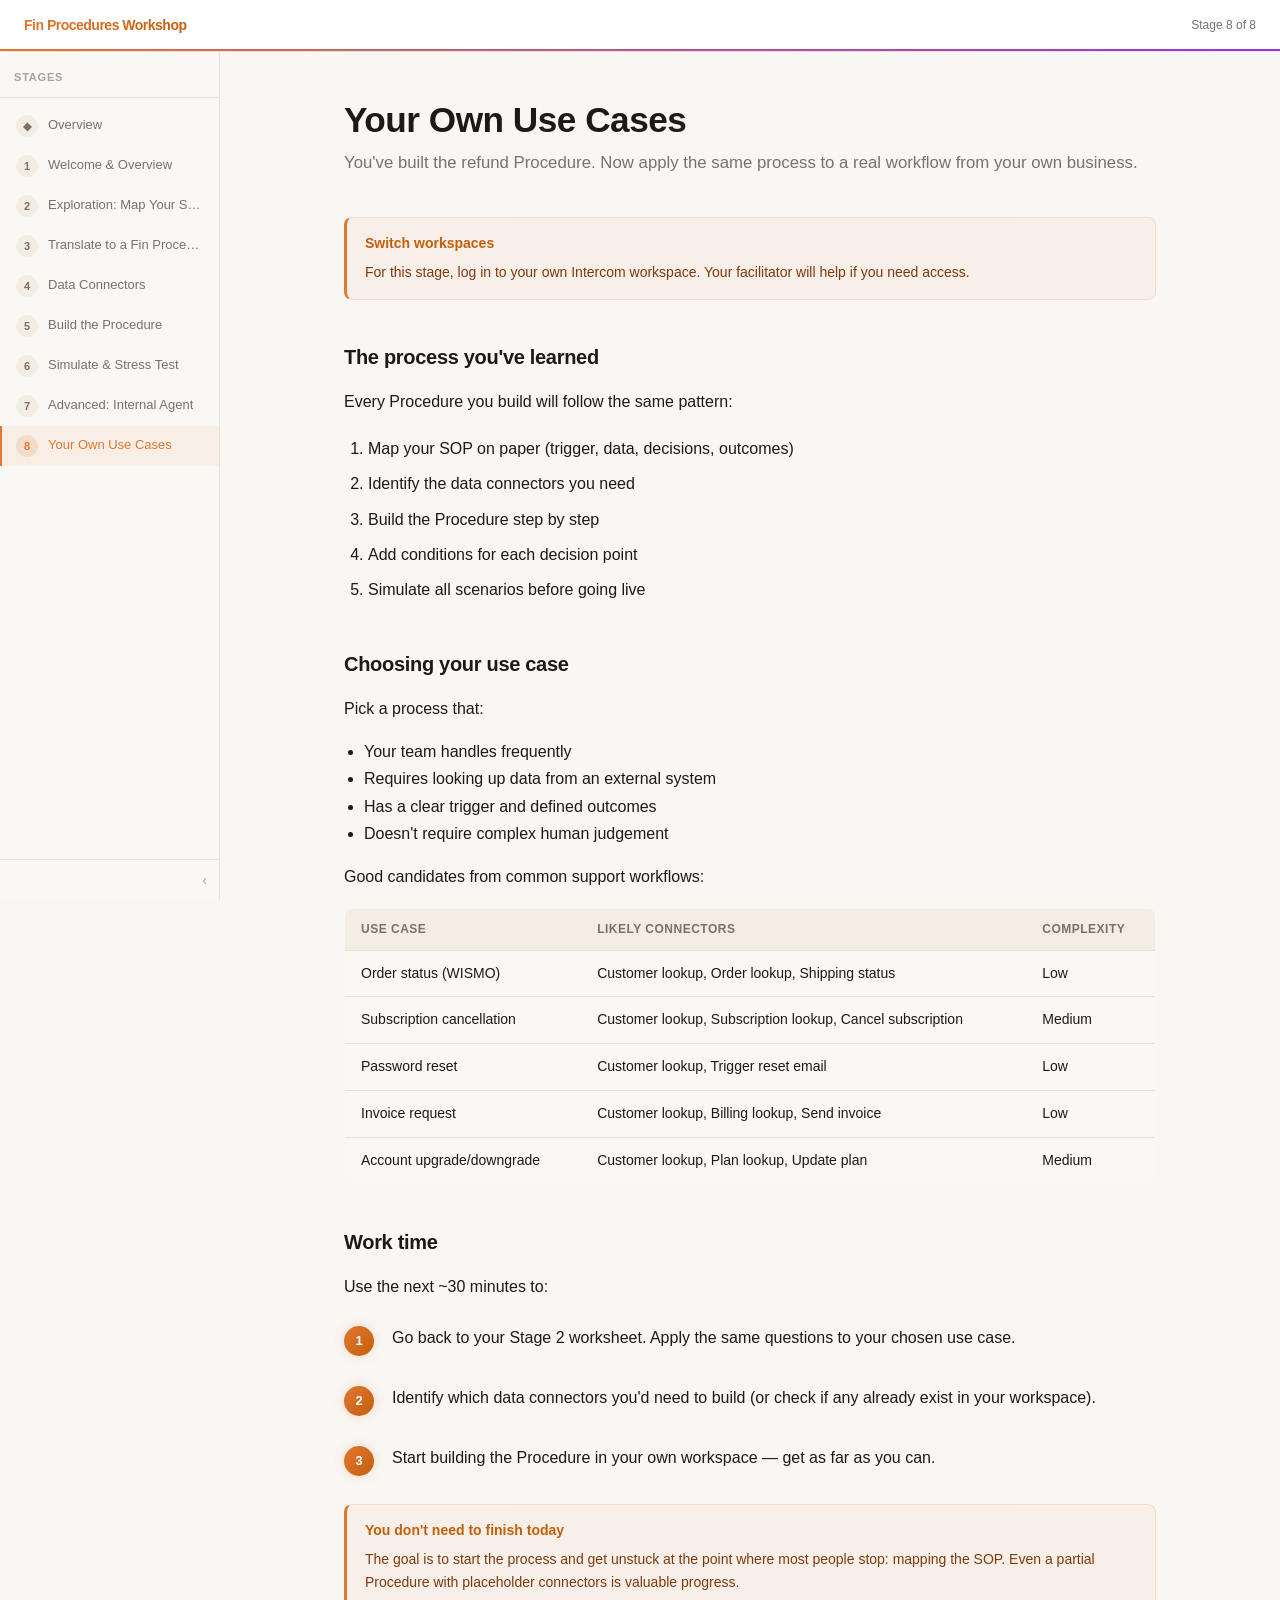
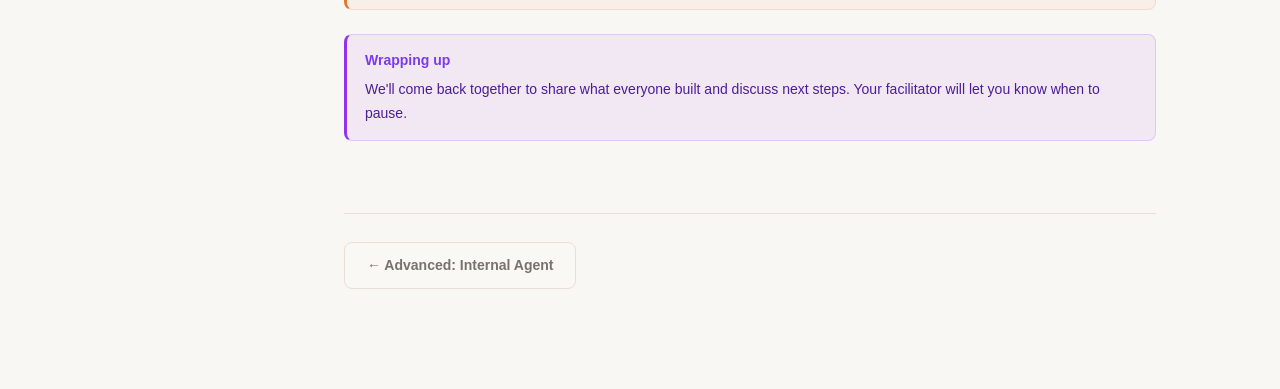
<file: stage-8-own-use-cases.html>
<!DOCTYPE html>
<html lang="en">
<head>
  <meta charset="UTF-8">
  <meta name="viewport" content="width=device-width, initial-scale=1.0">
  <title>Stage 8: Your Own Use Cases — Fin Procedures Workshop</title>
  <link rel="stylesheet" href="style.css">
</head>
<body class="stage--open">
  <header class="site-header">
    <span class="logo">Fin Procedures Workshop</span>
    <span id="stage-indicator" class="stage-indicator"></span>
    <div class="progress"><div id="progress-fill" class="progress-fill"></div></div>
  </header>

  <div class="layout">
    <aside class="sidebar" id="sidebar"></aside>
    <main class="main-content">
      <div class="container">
    <h1>Your Own Use Cases</h1>
    <p class="subtitle">You've built the refund Procedure. Now apply the same process to a real workflow from your own business.</p>

    <div class="callout callout--tip">
      <strong>Switch workspaces</strong>
      For this stage, log in to your own Intercom workspace. Your facilitator will help if you need access.
    </div>

    <h2>The process you've learned</h2>
    <p>Every Procedure you build will follow the same pattern:</p>
    <ol style="margin: 0 0 24px 24px; line-height: 2.2;">
      <li>Map your SOP on paper (trigger, data, decisions, outcomes)</li>
      <li>Identify the data connectors you need</li>
      <li>Build the Procedure step by step</li>
      <li>Add conditions for each decision point</li>
      <li>Simulate all scenarios before going live</li>
    </ol>

    <h2>Choosing your use case</h2>
    <p>Pick a process that:</p>
    <ul style="margin: 0 0 16px 20px;">
      <li>Your team handles frequently</li>
      <li>Requires looking up data from an external system</li>
      <li>Has a clear trigger and defined outcomes</li>
      <li>Doesn't require complex human judgement</li>
    </ul>

    <p>Good candidates from common support workflows:</p>
    <table>
      <tr><th>Use case</th><th>Likely connectors</th><th>Complexity</th></tr>
      <tr><td>Order status (WISMO)</td><td>Customer lookup, Order lookup, Shipping status</td><td>Low</td></tr>
      <tr><td>Subscription cancellation</td><td>Customer lookup, Subscription lookup, Cancel subscription</td><td>Medium</td></tr>
      <tr><td>Password reset</td><td>Customer lookup, Trigger reset email</td><td>Low</td></tr>
      <tr><td>Invoice request</td><td>Customer lookup, Billing lookup, Send invoice</td><td>Low</td></tr>
      <tr><td>Account upgrade/downgrade</td><td>Customer lookup, Plan lookup, Update plan</td><td>Medium</td></tr>
    </table>

    <h2>Work time</h2>
    <p>Use the next ~30 minutes to:</p>
    <ol class="steps">
      <li><div class="step-body"><p>Go back to your Stage 2 worksheet. Apply the same questions to your chosen use case.</p></div></li>
      <li><div class="step-body"><p>Identify which data connectors you'd need to build (or check if any already exist in your workspace).</p></div></li>
      <li><div class="step-body"><p>Start building the Procedure in your own workspace — get as far as you can.</p></div></li>
    </ol>

    <div class="callout callout--tip">
      <strong>You don't need to finish today</strong>
      The goal is to start the process and get unstuck at the point where most people stop: mapping the SOP. Even a partial Procedure with placeholder connectors is valuable progress.
    </div>

    <div class="callout callout--check">
      <strong>Wrapping up</strong>
      We'll come back together to share what everyone built and discuss next steps. Your facilitator will let you know when to pause.
    </div>

    <nav class="stage-nav" id="stage-nav"></nav>
      </div>
    </main>
  </div>

  <script src="nav.js"></script>
  <script>
    renderSidebar('sidebar');
    renderNav('stage-nav');
    renderProgress('progress-fill');
    renderStageIndicator('stage-indicator');
  </script>
</body>
</html>
</file>
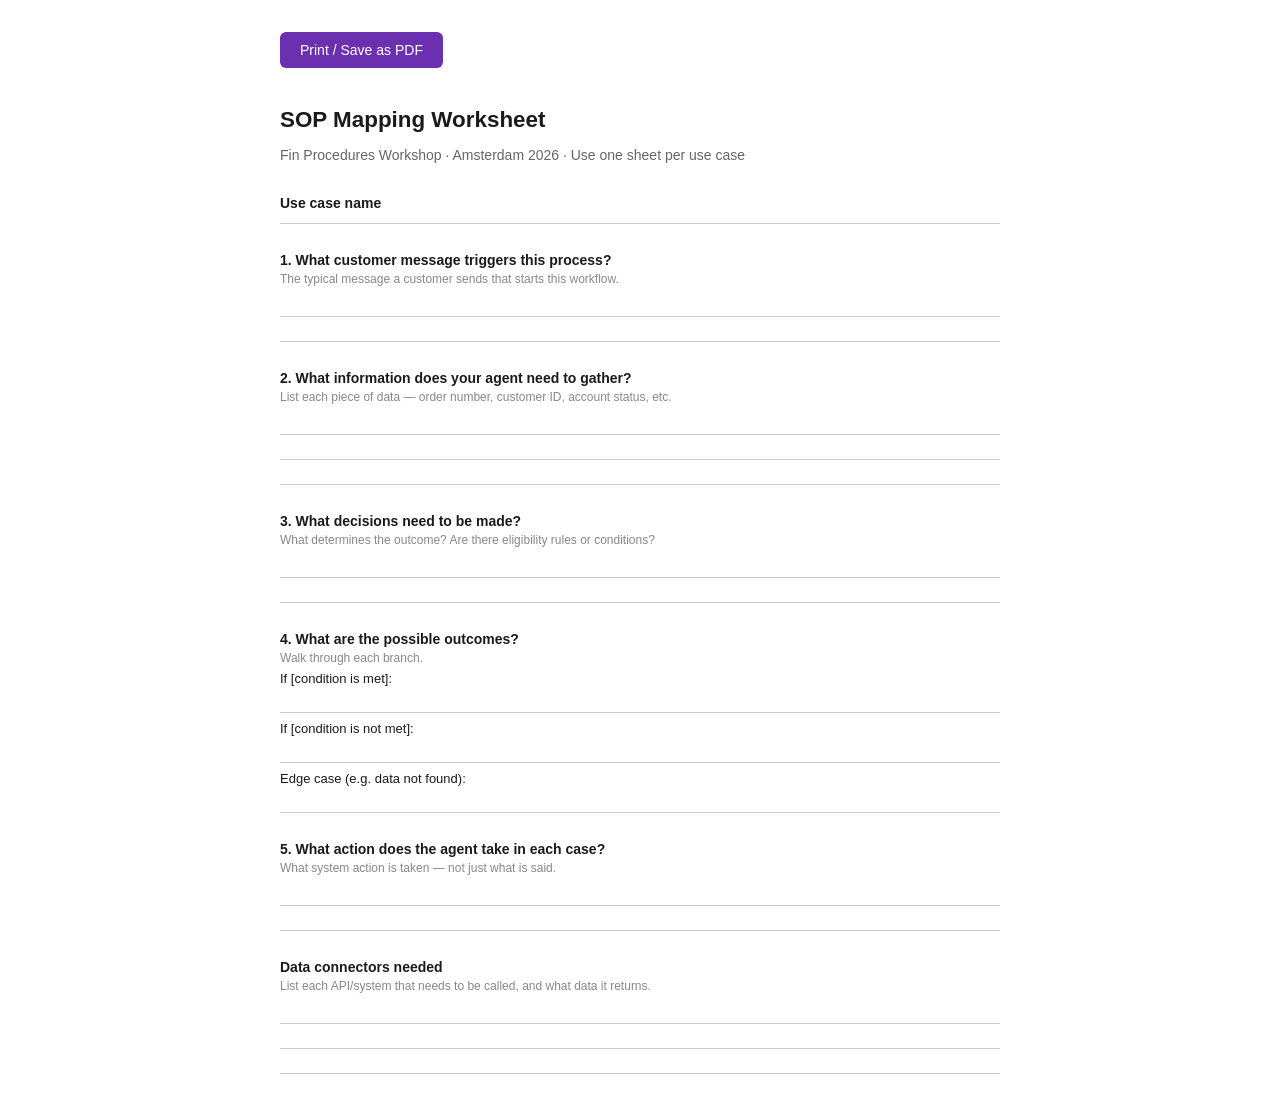
<file: assets/sop-template.html>
<!DOCTYPE html>
<html lang="en">
<head>
  <meta charset="UTF-8">
  <meta name="viewport" content="width=device-width, initial-scale=1.0">
  <title>SOP Mapping Worksheet — Fin Procedures Workshop</title>
  <style>
    @media print {
      body { margin: 0; }
      .no-print { display: none; }
    }

    body {
      font-family: -apple-system, BlinkMacSystemFont, 'Segoe UI', sans-serif;
      max-width: 720px;
      margin: 32px auto;
      padding: 0 24px;
      color: #1a1a1a;
    }

    h1 { font-size: 1.4rem; margin-bottom: 4px; }
    .subtitle { color: #666; font-size: 14px; margin-bottom: 32px; }

    .field { margin-bottom: 28px; }
    .field label { display: block; font-weight: 600; font-size: 14px; margin-bottom: 4px; }
    .field .hint { font-size: 12px; color: #888; margin-bottom: 6px; }

    .lines { border-bottom: 1px solid #ccc; margin-bottom: 8px; padding-bottom: 24px; }
    .lines + .lines { margin-top: -8px; }

    .print-btn {
      display: inline-block;
      margin-bottom: 24px;
      padding: 10px 20px;
      background: #6b30b0;
      color: white;
      border: none;
      border-radius: 6px;
      cursor: pointer;
      font-size: 14px;
    }
  </style>
</head>
<body>
  <div class="no-print">
    <button class="print-btn" onclick="window.print()">Print / Save as PDF</button>
  </div>

  <h1>SOP Mapping Worksheet</h1>
  <p class="subtitle">Fin Procedures Workshop · Amsterdam 2026 · Use one sheet per use case</p>

  <div class="field">
    <label>Use case name</label>
    <div class="lines" style="padding-bottom: 8px;"></div>
  </div>

  <div class="field">
    <label>1. What customer message triggers this process?</label>
    <div class="hint">The typical message a customer sends that starts this workflow.</div>
    <div class="lines"></div>
    <div class="lines"></div>
  </div>

  <div class="field">
    <label>2. What information does your agent need to gather?</label>
    <div class="hint">List each piece of data — order number, customer ID, account status, etc.</div>
    <div class="lines"></div>
    <div class="lines"></div>
    <div class="lines"></div>
  </div>

  <div class="field">
    <label>3. What decisions need to be made?</label>
    <div class="hint">What determines the outcome? Are there eligibility rules or conditions?</div>
    <div class="lines"></div>
    <div class="lines"></div>
  </div>

  <div class="field">
    <label>4. What are the possible outcomes?</label>
    <div class="hint">Walk through each branch.</div>
    <p style="font-size: 13px; margin: 4px 0 2px; font-weight: 500;">If [condition is met]:</p>
    <div class="lines"></div>
    <p style="font-size: 13px; margin: 8px 0 2px; font-weight: 500;">If [condition is not met]:</p>
    <div class="lines"></div>
    <p style="font-size: 13px; margin: 8px 0 2px; font-weight: 500;">Edge case (e.g. data not found):</p>
    <div class="lines"></div>
  </div>

  <div class="field">
    <label>5. What action does the agent take in each case?</label>
    <div class="hint">What system action is taken — not just what is said.</div>
    <div class="lines"></div>
    <div class="lines"></div>
  </div>

  <div class="field">
    <label>Data connectors needed</label>
    <div class="hint">List each API/system that needs to be called, and what data it returns.</div>
    <div class="lines"></div>
    <div class="lines"></div>
    <div class="lines"></div>
  </div>
</body>
</html>
</file>
<file: style.css>
/* style.css — Warm Light theme */
:root {
  /* Brand (secondary) */
  --brand: #9333ea;
  --brand-light: rgba(147, 51, 234, 0.1);
  /* Primary accent: soft orange */
  --cyan: #e07832;
  --cyan-dark: #c45e0a;

  /* Surfaces */
  --bg: #ffffff;
  --surface: #faf8f5;
  --surface-raised: #f3ede4;
  --surface-hover: #ede6da;

  /* Text */
  --text: #1c1917;
  --text-muted: #78716c;
  --text-subtle: #a8a29e;

  /* Borders */
  --border: #e8e0d5;
  --border-bright: #d5cbc0;

  /* Explore mode (warm amber) */
  --explore-accent: #d97706;
  --explore-bg: #fffbf0;
  --explore-surface: #fef6e0;
  --explore-border: rgba(217, 119, 6, 0.3);
  --explore-text: #92400e;

  /* Technical accent */
  --technical-accent: #e07832;

  /* Neutral (open stage) */
  --neutral-bg: #f9f7f4;

  /* Layout */
  --max-width: 860px;
  --font: -apple-system, BlinkMacSystemFont, 'Segoe UI', sans-serif;
}

* { box-sizing: border-box; margin: 0; padding: 0; }

body {
  font-family: var(--font);
  color: var(--text);
  line-height: 1.7;
  background: var(--bg);
}

/* ── Site Header ── */
.site-header {
  background: #ffffff;
  color: var(--text);
  padding: 0 24px;
  display: flex;
  align-items: center;
  justify-content: space-between;
  font-size: 14px;
  height: 52px;
  border-bottom: 1px solid var(--border);
  position: sticky;
  top: 0;
  z-index: 100;
}

.site-header .logo {
  font-weight: 700;
  letter-spacing: -0.5px;
  background: linear-gradient(90deg, #e07832, #c45e0a);
  -webkit-background-clip: text;
  -webkit-text-fill-color: transparent;
  background-clip: text;
}

.site-header .stage-indicator {
  color: var(--text-muted);
  font-size: 12px;
}

/* ── Progress bar ── */
.progress {
  position: absolute;
  bottom: 0;
  left: 0;
  right: 0;
  height: 2px;
  background: var(--border);
}

.progress-fill {
  height: 100%;
  background: linear-gradient(90deg, var(--cyan), var(--brand));
  transition: width 0.4s ease;
}

/* ── Layout ── */
.container {
  max-width: var(--max-width);
  margin: 0 auto;
  padding: 48px 24px 100px;
}

/* ── Page hero ── */
.container > h1:first-child {
  font-size: 2.2rem;
  font-weight: 800;
  letter-spacing: -0.5px;
  line-height: 1.15;
  margin-bottom: 10px;
  background: linear-gradient(135deg, #1c1917 40%, #e07832 100%);
  -webkit-background-clip: text;
  -webkit-text-fill-color: transparent;
  background-clip: text;
}

h2 {
  font-size: 1.25rem;
  font-weight: 700;
  margin: 40px 0 14px;
  color: var(--text);
  letter-spacing: -0.3px;
}

h3 {
  font-size: 1rem;
  font-weight: 600;
  margin: 28px 0 10px;
  color: var(--text);
}

p { margin-bottom: 16px; color: var(--text); }

.subtitle {
  font-size: 1.05rem;
  color: var(--text-muted);
  margin-bottom: 40px;
  line-height: 1.6;
}

/* ── Stage mode: Exploration ── */
body.stage--explore {
  background: var(--explore-bg);
}

body.stage--explore .site-header {
  background: #fffbf0;
  border-bottom-color: rgba(217, 119, 6, 0.2);
}

body.stage--explore .site-header .logo {
  background: linear-gradient(90deg, #d97706, #92400e);
  -webkit-background-clip: text;
  -webkit-text-fill-color: transparent;
  background-clip: text;
}

body.stage--explore .progress-fill {
  background: linear-gradient(90deg, var(--explore-accent), #92400e);
}

body.stage--explore .container > h1:first-child {
  background: linear-gradient(135deg, #92400e 40%, #d97706 100%);
  -webkit-background-clip: text;
  -webkit-text-fill-color: transparent;
  background-clip: text;
}

body.stage--explore h2 { color: var(--explore-text); }

/* ── Stage mode: Open ── */
body.stage--open {
  background: var(--neutral-bg);
}

/* ── Steps ── */
.steps { list-style: none; counter-reset: step; margin: 24px 0; }

.steps li {
  counter-increment: step;
  display: flex;
  gap: 18px;
  margin-bottom: 28px;
  align-items: flex-start;
}

.steps li::before {
  content: counter(step);
  background: linear-gradient(135deg, var(--cyan), var(--cyan-dark));
  color: white;
  width: 30px;
  height: 30px;
  border-radius: 50%;
  display: flex;
  align-items: center;
  justify-content: center;
  font-weight: 700;
  font-size: 13px;
  flex-shrink: 0;
  margin-top: 2px;
  box-shadow: 0 0 12px rgba(224, 120, 50, 0.25);
}

body.stage--explore .steps li::before {
  background: linear-gradient(135deg, var(--explore-accent), #92400e);
  box-shadow: 0 0 12px rgba(217, 119, 6, 0.25);
}

.steps li .step-body { flex: 1; }
.steps li .step-body p:last-child { margin-bottom: 0; }

/* ── Callouts ── */
.callout {
  border-radius: 8px;
  padding: 14px 18px;
  margin: 24px 0;
  font-size: 14px;
  border: 1px solid;
  border-left-width: 3px;
}

.callout--tip {
  background: rgba(224, 120, 50, 0.06);
  border-color: rgba(224, 120, 50, 0.18);
  border-left-color: var(--cyan);
  color: #7c3a10;
}

.callout--warn {
  background: rgba(217, 119, 6, 0.07);
  border-color: rgba(217, 119, 6, 0.2);
  border-left-color: var(--explore-accent);
  color: #78350f;
}

.callout--check {
  background: rgba(147, 51, 234, 0.07);
  border-color: rgba(147, 51, 234, 0.18);
  border-left-color: var(--brand);
  color: #4c1d95;
}

.callout strong {
  display: block;
  margin-bottom: 5px;
  font-weight: 700;
}

.callout--tip strong  { color: #c45e0a; }
.callout--warn strong { color: #b45309; }
.callout--check strong { color: #7c3aed; }

/* ── Code blocks ── */
pre {
  background: #faf4ec;
  border: 1px solid var(--border);
  border-radius: 8px;
  padding: 18px;
  overflow-x: auto;
  font-size: 13px;
  margin: 18px 0;
  line-height: 1.6;
  color: #44403c;
}

code { font-family: 'JetBrains Mono', 'Fira Code', 'SF Mono', monospace; font-size: 13px; }

p code, li code {
  background: rgba(224, 120, 50, 0.1);
  color: #c45e0a;
  padding: 2px 7px;
  border-radius: 4px;
  font-size: 12px;
  border: 1px solid rgba(224, 120, 50, 0.18);
}

/* ── Tables ── */
table {
  width: 100%;
  border-collapse: collapse;
  margin: 18px 0;
  font-size: 14px;
  border: 1px solid var(--border);
  border-radius: 8px;
  overflow: hidden;
}

th {
  background: var(--surface-raised);
  color: var(--text-muted);
  padding: 10px 16px;
  text-align: left;
  font-weight: 600;
  font-size: 12px;
  letter-spacing: 0.5px;
  text-transform: uppercase;
  border-bottom: 1px solid var(--border);
}

td {
  padding: 11px 16px;
  border-bottom: 1px solid var(--border);
  color: var(--text);
  background: var(--surface);
}

tr:last-child td { border-bottom: none; }
tr:hover td { background: var(--surface-hover); }

/* ── Worksheet (Stage 2) ── */
.worksheet {
  background: var(--explore-surface);
  border: 1px dashed rgba(245, 166, 35, 0.4);
  border-radius: 10px;
  padding: 28px;
  margin: 28px 0;
}

.worksheet h3 {
  color: var(--explore-accent);
  margin-top: 0;
  font-size: 1.05rem;
}

.worksheet-field { margin-bottom: 24px; }

.worksheet-field label {
  display: block;
  font-weight: 600;
  font-size: 14px;
  margin-bottom: 6px;
  color: var(--explore-text);
}

.worksheet-field .hint {
  font-size: 12px;
  color: rgba(245, 166, 35, 0.5);
  margin-bottom: 8px;
}

.worksheet-field textarea {
  width: 100%;
  border: 1px solid rgba(245, 166, 35, 0.2);
  border-radius: 6px;
  padding: 10px 12px;
  font-family: var(--font);
  font-size: 14px;
  resize: vertical;
  min-height: 80px;
  background: #ffffff;
  color: var(--text);
}

.worksheet-field textarea::placeholder { color: var(--text-subtle); }

.worksheet-field textarea:focus {
  outline: none;
  border-color: rgba(245, 166, 35, 0.6);
  box-shadow: 0 0 0 3px rgba(245, 166, 35, 0.08);
}

/* ── Navigation ── */
.stage-nav {
  display: flex;
  justify-content: space-between;
  align-items: center;
  margin-top: 72px;
  padding-top: 28px;
  border-top: 1px solid var(--border);
}

.nav-btn {
  display: inline-flex;
  align-items: center;
  gap: 8px;
  padding: 11px 22px;
  border-radius: 8px;
  font-size: 14px;
  font-weight: 600;
  text-decoration: none;
  border: none;
  cursor: pointer;
  transition: all 0.2s ease;
}

.nav-btn--prev {
  background: var(--surface);
  color: var(--text-muted);
  border: 1px solid var(--border);
}

.nav-btn--prev:hover {
  background: var(--surface-raised);
  color: var(--text);
  border-color: var(--border-bright);
}

.nav-btn--next {
  background: linear-gradient(135deg, var(--cyan) 0%, var(--cyan-dark) 100%);
  color: #ffffff;
  font-weight: 700;
  box-shadow: 0 4px 20px rgba(224, 120, 50, 0.3);
}

.nav-btn--next:hover {
  box-shadow: 0 4px 28px rgba(224, 120, 50, 0.45);
  transform: translateY(-1px);
}

body.stage--explore .nav-btn--next {
  background: linear-gradient(135deg, var(--explore-accent) 0%, #92400e 100%);
  color: #ffffff;
  box-shadow: 0 4px 20px rgba(217, 119, 6, 0.3);
}

body.stage--explore .nav-btn--next:hover {
  box-shadow: 0 4px 28px rgba(217, 119, 6, 0.45);
}

/* stage--open intentionally uses default orange gradient for the next button */

.nav-btn--ghost { visibility: hidden; }

/* ── TOC (index page) ── */
.toc { list-style: none; margin: 28px 0; }

.toc-item {
  display: flex;
  align-items: flex-start;
  gap: 18px;
  padding: 18px 20px;
  border-radius: 10px;
  margin-bottom: 10px;
  text-decoration: none;
  color: var(--text);
  background: var(--surface);
  border: 1px solid var(--border);
  transition: all 0.2s ease;
}

.toc-item:hover {
  background: var(--surface-raised);
  border-color: var(--cyan);
  box-shadow: 0 0 0 1px rgba(224, 120, 50, 0.12), 0 4px 16px rgba(0, 0, 0, 0.06);
  transform: translateY(-1px);
}

.toc-item .toc-num {
  font-size: 18px;
  font-weight: 800;
  background: linear-gradient(135deg, var(--cyan), var(--cyan-dark));
  -webkit-background-clip: text;
  -webkit-text-fill-color: transparent;
  background-clip: text;
  min-width: 28px;
}

.toc-item strong { color: var(--text); }
.toc-item .toc-meta { font-size: 12px; color: var(--text-muted); margin-top: 3px; }
.toc-item .toc-badge {
  margin-left: auto;
  font-size: 11px;
  padding: 4px 10px;
  border-radius: 20px;
  white-space: nowrap;
  align-self: center;
  font-weight: 600;
}

.badge--explore  { background: rgba(217, 119, 6, 0.1); color: #b45309; border: 1px solid rgba(217, 119, 6, 0.2); }
.badge--hands-on { background: rgba(224, 120, 50, 0.1); color: #c45e0a; border: 1px solid rgba(224, 120, 50, 0.2); }
.badge--optional { background: rgba(147, 51, 234, 0.08); color: #7c3aed; border: 1px solid rgba(147, 51, 234, 0.2); }
.badge--open     { background: var(--surface-raised); color: var(--text-muted); border: 1px solid var(--border); }

/* ── Inline lists ── */
ul, ol {
  color: var(--text);
}

/* ── Sidebar layout ── */
.layout {
  display: flex;
  min-height: calc(100vh - 52px);
}

.sidebar {
  width: 220px;
  flex-shrink: 0;
  background: var(--surface);
  border-right: 1px solid var(--border);
  position: sticky;
  top: 52px;
  height: calc(100vh - 52px);
  overflow-y: auto;
  display: flex;
  flex-direction: column;
  transition: width 0.2s ease;
}

.sidebar--collapsed {
  width: 52px;
}

.sidebar-header {
  padding: 16px 14px 10px;
  font-size: 11px;
  font-weight: 600;
  letter-spacing: 0.8px;
  text-transform: uppercase;
  color: var(--text-subtle);
  border-bottom: 1px solid var(--border);
  white-space: nowrap;
  overflow: hidden;
}

.sidebar--collapsed .sidebar-header {
  padding: 16px 0 10px;
  text-align: center;
}

.sidebar-nav { flex: 1; padding: 8px 0; }

.sidebar-item {
  display: flex;
  align-items: center;
  gap: 10px;
  padding: 9px 14px;
  text-decoration: none;
  color: var(--text-muted);
  font-size: 13px;
  line-height: 1.3;
  border-left: 2px solid transparent;
  transition: all 0.15s ease;
  white-space: nowrap;
  overflow: hidden;
}

.sidebar-item:hover {
  color: var(--text);
  background: var(--surface-hover);
  border-left-color: var(--border-bright);
}

.sidebar-item.active {
  color: var(--cyan);
  background: rgba(224, 120, 50, 0.08);
  border-left-color: var(--cyan);
}

body.stage--explore .sidebar-item.active {
  color: var(--explore-accent);
  background: rgba(245, 166, 35, 0.06);
  border-left-color: var(--explore-accent);
}

.sidebar-num {
  font-size: 11px;
  font-weight: 700;
  min-width: 22px;
  height: 22px;
  border-radius: 50%;
  background: var(--surface-raised);
  display: flex;
  align-items: center;
  justify-content: center;
  flex-shrink: 0;
  color: var(--text-muted);
}

.sidebar-item.active .sidebar-num {
  background: rgba(224, 120, 50, 0.15);
  color: var(--cyan);
}

body.stage--explore .sidebar-item.active .sidebar-num {
  background: rgba(245, 166, 35, 0.15);
  color: var(--explore-accent);
}

.sidebar-label { overflow: hidden; text-overflow: ellipsis; }

.sidebar--collapsed .sidebar-item {
  justify-content: center;
  padding: 9px 0;
  border-left: none;
  border-right: 2px solid transparent;
}

.sidebar--collapsed .sidebar-item.active {
  border-right-color: var(--cyan);
}

body.stage--explore .sidebar--collapsed .sidebar-item.active {
  border-right-color: var(--explore-accent);
}

.sidebar--collapsed .sidebar-label { display: none; }
.sidebar--collapsed .sidebar-header-text { display: none; }

.sidebar-toggle {
  width: 100%;
  background: none;
  border: none;
  border-top: 1px solid var(--border);
  padding: 12px;
  color: var(--text-subtle);
  cursor: pointer;
  font-size: 14px;
  display: flex;
  align-items: center;
  justify-content: flex-end;
  gap: 6px;
  transition: color 0.15s ease;
}

.sidebar-toggle:hover { color: var(--text-muted); }

.sidebar--collapsed .sidebar-toggle {
  justify-content: center;
}

.main-content { flex: 1; min-width: 0; }
</file>
